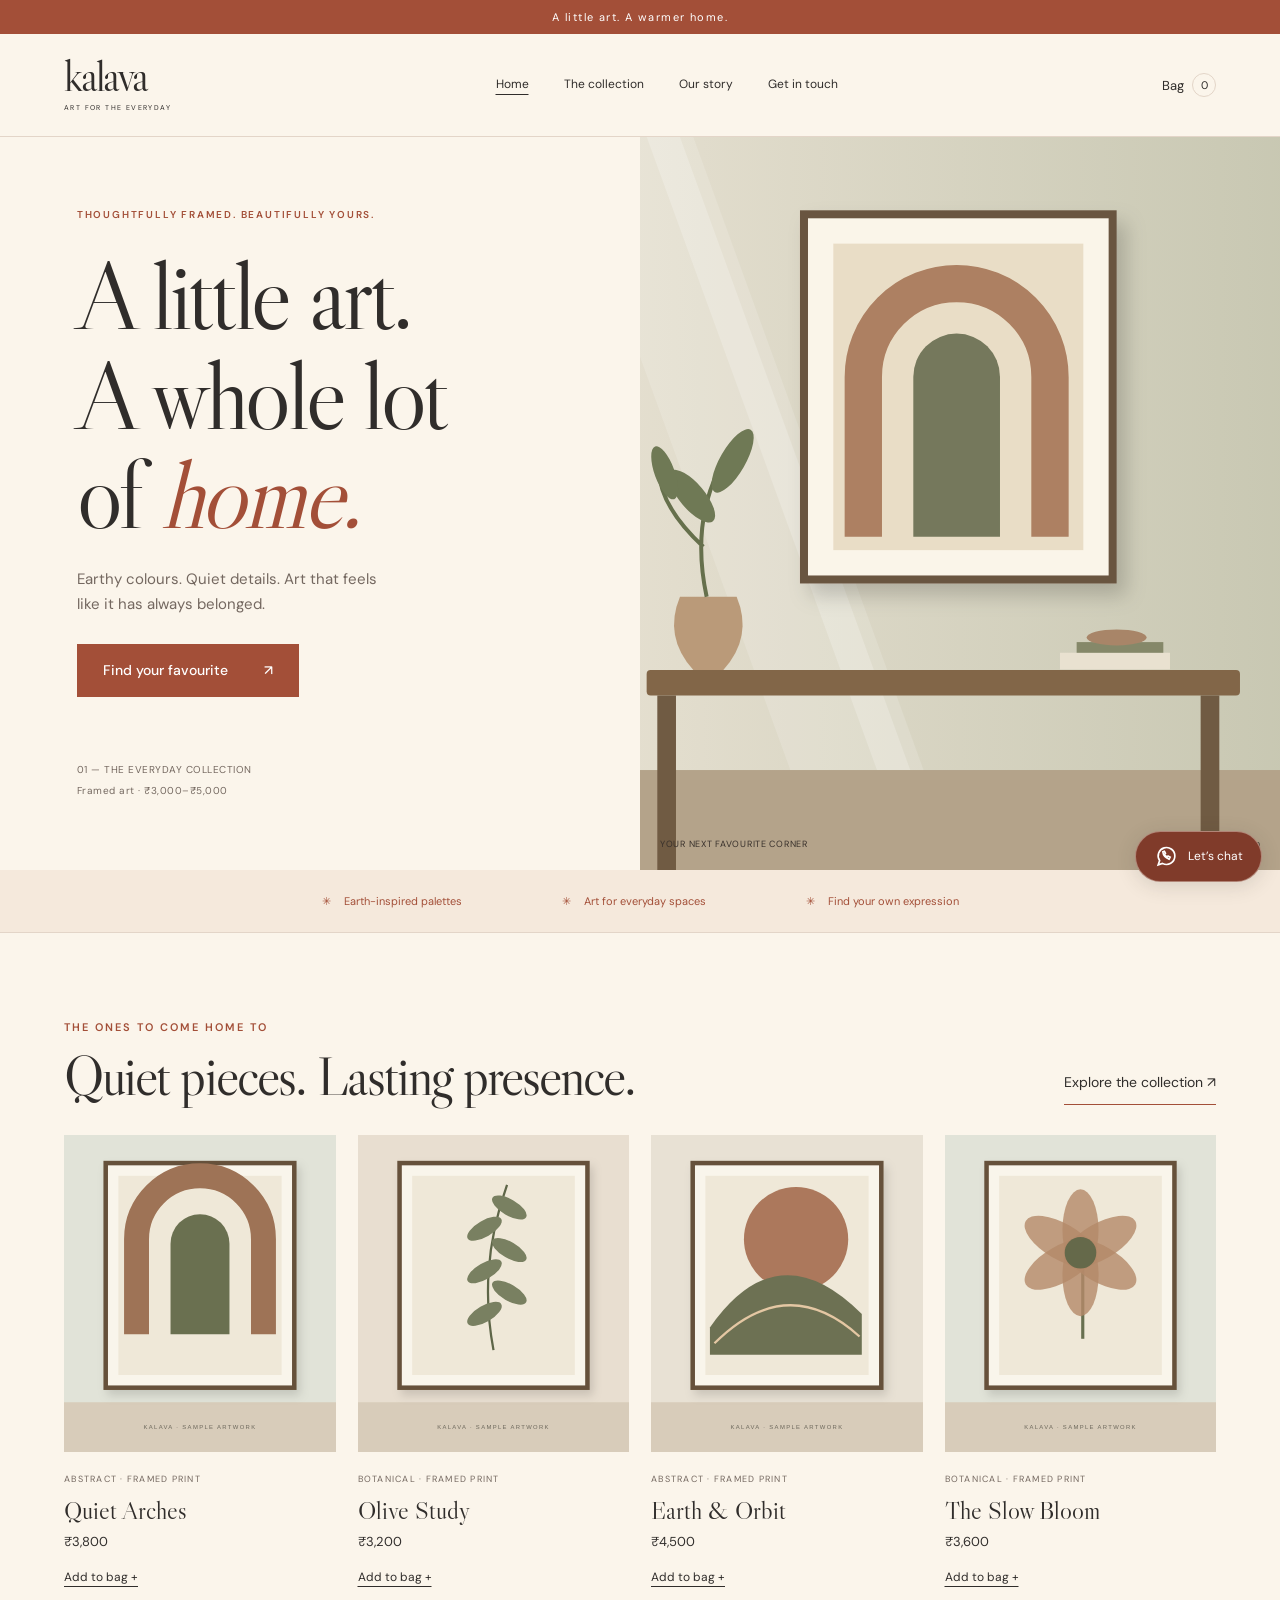
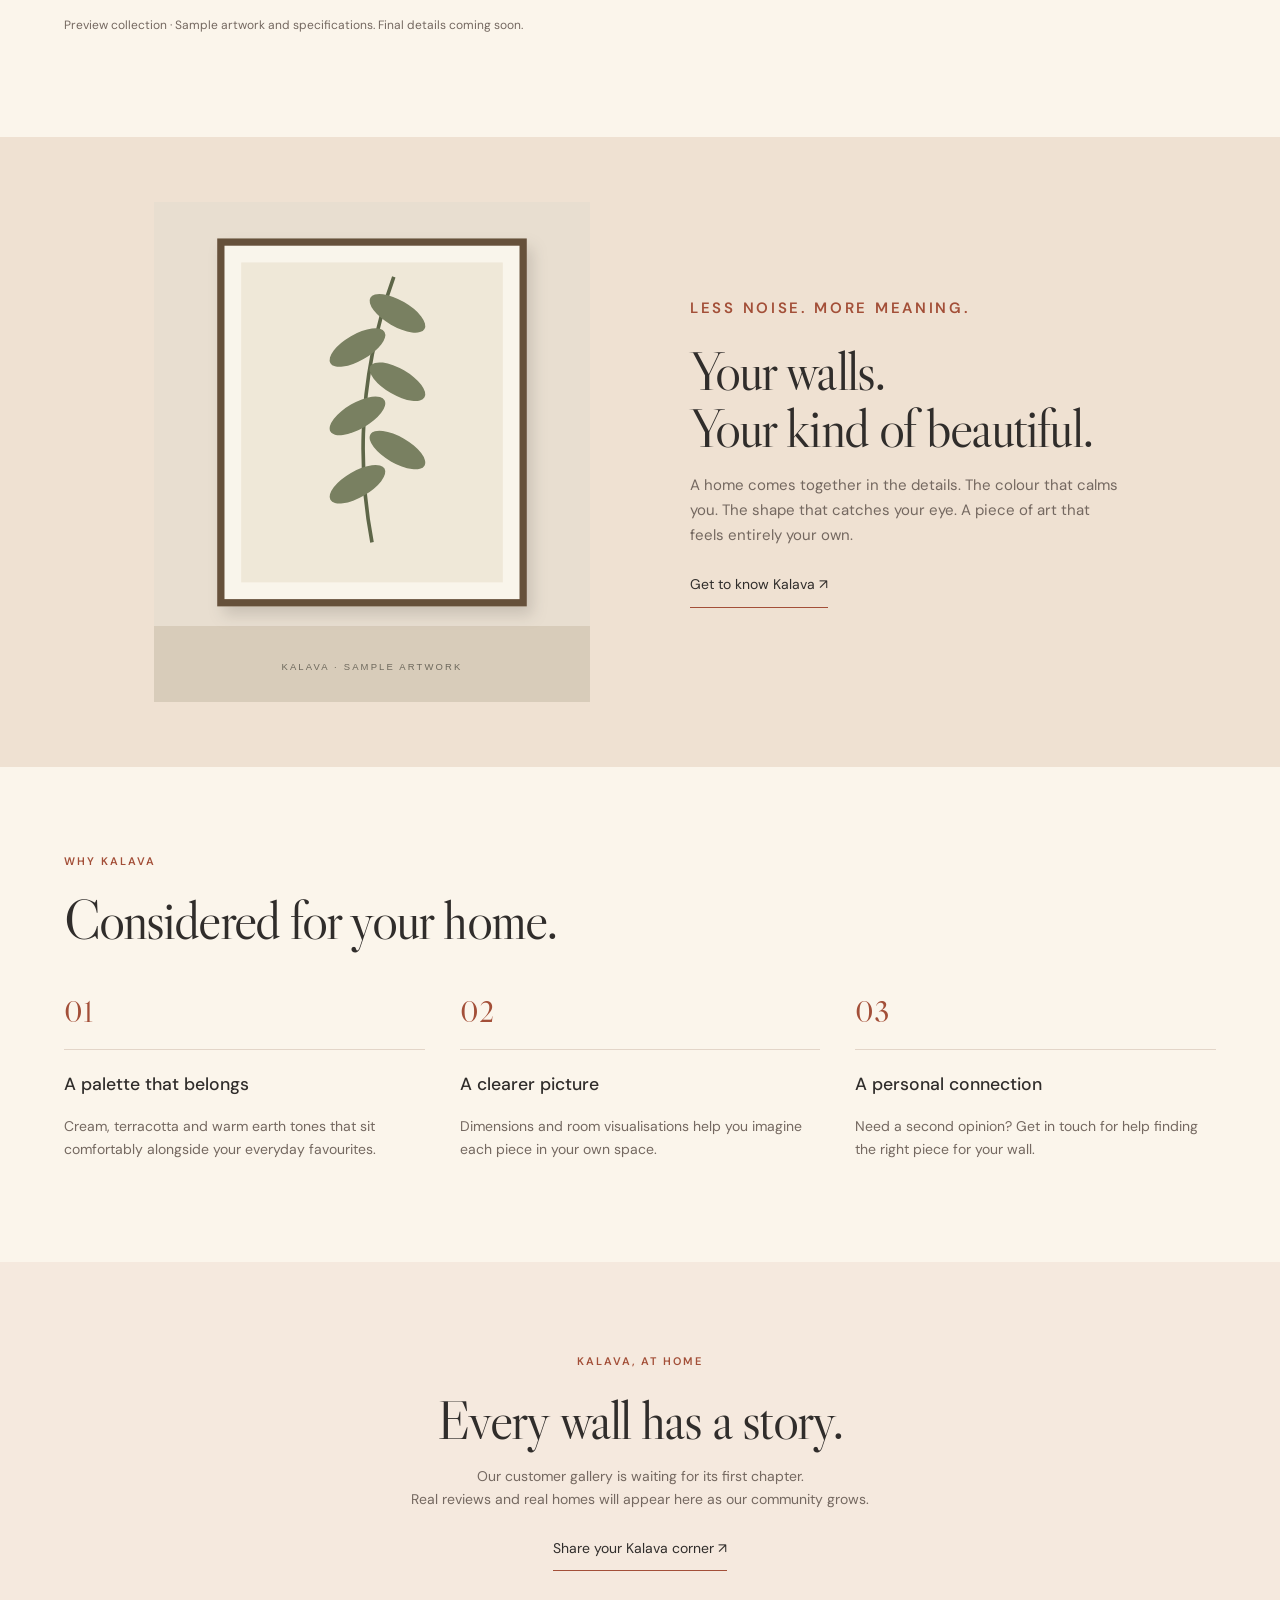
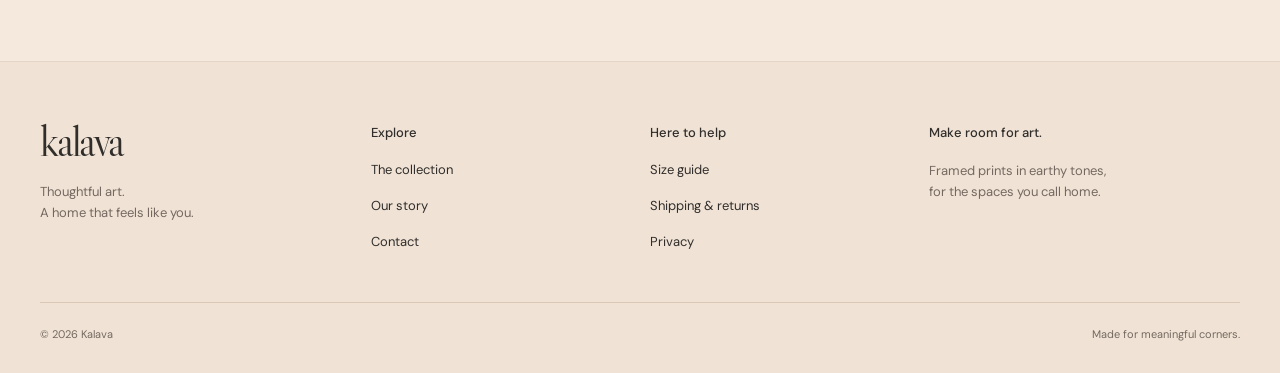
<file: index.html>
<!doctype html>
<html lang="en-IN">
  <head>
    <meta charset="utf-8">
    <meta name="viewport" content="width=device-width, initial-scale=1">
    <title>
      Framed Art for a Warmer Home | Kalava
    </title>
    <meta name="description" content="Discover Kalava’s earthy, thoughtfully styled framed art prints. Explore botanical, abstract and minimal wall décor for your home.">
    <meta property="og:type" content="website">
    <meta property="og:title" content="Framed Art for a Warmer Home | Kalava">
    <meta property="og:description" content="Discover Kalava’s earthy, thoughtfully styled framed art prints. Explore botanical, abstract and minimal wall décor for your home.">
    <meta property="og:url" content="https://kalava-website.pages.dev/">
    <meta property="og:image" content="https://kalava-website.pages.dev/images/hero-share.png">
    <meta property="og:image:alt" content="Interior visualisation of Kalava arch artwork above a wooden console">
    <meta property="og:locale" content="en_IN">
    <meta property="og:site_name" content="Kalava">
    <link rel="canonical" href="https://kalava-website.pages.dev/">
    <link rel="icon" href="images/favicon.svg" type="image/svg+xml">
    <link rel="preconnect" href="https://fonts.googleapis.com">
    <link rel="preconnect" href="https://fonts.gstatic.com" crossorigin>
    <link href="https://fonts.googleapis.com/css2?family=DM+Sans:wght@400;500;600;700&family=Libre+Caslon+Display&display=swap" rel="stylesheet">
    <link rel="stylesheet" href="css/style.css">
    <script src="js/products.js" defer>
    </script>
    <script src="js/main.js" defer>
    </script>
  </head>
  <body>
    <a class="skip-link" href="#main">
      Skip to content
    </a>
    <div class="announcement">
      A little art. A warmer home.
    </div>
    <!-- Shared navigation: keep links consistent across pages. -->
    <header class="header">
      <a class="logo" href="index.html" aria-label="Kalava home">
        kalava
        <span>
          ART FOR THE EVERYDAY
        </span>
      </a>
      <nav id="navigation" aria-label="Main navigation">
        <a href="index.html">
          Home
        </a>
        <a href="shop.html">
          The collection
        </a>
        <a href="about.html">
          Our story
        </a>
        <a href="contact.html">
          Get in touch
        </a>
      </nav>
      <div class="header-actions">
        <a class="cart-link" href="cart.html" aria-label="Shopping bag">
          Bag
          <span data-cart-count>
            0
          </span>
        </a>
        <button class="menu-toggle" aria-expanded="false" aria-controls="navigation" aria-label="Open menu">
          ☰
        </button>
      </div>
    </header>
    <!-- Page content -->
    <main id="main">
      <section class="hero">
        <div class="hero-copy">
          <p class="eyebrow">
            THOUGHTFULLY FRAMED. BEAUTIFULLY YOURS.
          </p>
          <h1>
            A little art.
            <br>
            A whole lot
            <br>
            of
            <em>
              home.
            </em>
          </h1>
          <p>
            Earthy colours. Quiet details. Art that feels like it has always belonged.
          </p>
          <a class="button" href="shop.html">
            Find your favourite
            <span>
              ↗
            </span>
          </a>
          <div class="hero-note">
            <span>
              01 — THE EVERYDAY COLLECTION
            </span>
            <span>
              Framed art · ₹3,000–₹5,000
            </span>
          </div>
        </div>
        <figure class="hero-image">
          <img src="images/hero.svg" alt="Interior visualisation of an earthy arch print above a wooden console with a ceramic vase">
          <figcaption>
            YOUR NEXT FAVOURITE CORNER
            <span>
              Interior visualisation
            </span>
          </figcaption>
        </figure>
      </section>
      <div class="values-strip">
        <span>
          Earth-inspired palettes
        </span>
        <span>
          Art for everyday spaces
        </span>
        <span>
          Find your own expression
        </span>
      </div>
      <section class="section">
        <div class="section-heading">
          <div>
            <p class="eyebrow">
              THE ONES TO COME HOME TO
            </p>
            <h2>
              Quiet pieces. Lasting presence.
            </h2>
          </div>
          <a class="text-link" href="shop.html">
            Explore the collection ↗
          </a>
        </div>
        <div class="product-grid" id="featured-products">
        </div>
        <p class="caption">
          Preview collection · Sample artwork and specifications. Final details coming soon.
        </p>
      </section>
      <section class="story-band">
        <div class="story-art">
          <img src="images/art-2.svg" alt="Olive Study sample botanical framed print" loading="lazy">
        </div>
        <div>
          <p class="eyebrow">
            LESS NOISE. MORE MEANING.
          </p>
          <h2>
            Your walls.
            <br>
            Your kind of beautiful.
          </h2>
          <p>
            A home comes together in the details. The colour that calms you. The shape that catches your eye. A piece of art that feels entirely your own.
          </p>
          <a class="text-link" href="about.html">
            Get to know Kalava ↗
          </a>
        </div>
      </section>
      <section class="section">
        <p class="eyebrow">
          WHY KALAVA
        </p>
        <h2>
          Considered for your home.
        </h2>
        <div class="three-columns">
          <article>
            <span class="feature-number">
              01
            </span>
            <h3>
              A palette that belongs
            </h3>
            <p>
              Cream, terracotta and warm earth tones that sit comfortably alongside your everyday favourites.
            </p>
          </article>
          <article>
            <span class="feature-number">
              02
            </span>
            <h3>
              A clearer picture
            </h3>
            <p>
              Dimensions and room visualisations help you imagine each piece in your own space.
            </p>
          </article>
          <article>
            <span class="feature-number">
              03
            </span>
            <h3>
              A personal connection
            </h3>
            <p>
              Need a second opinion? Get in touch for help finding the right piece for your wall.
            </p>
          </article>
        </div>
      </section>
      <section class="community">
        <p class="eyebrow">
          KALAVA, AT HOME
        </p>
        <h2>
          Every wall has a story.
        </h2>
        <p>
          Our customer gallery is waiting for its first chapter.
          <br>
          Real reviews and real homes will appear here as our community grows.
        </p>
        <a class="text-link" href="contact.html">
          Share your Kalava corner ↗
        </a>
      </section>
    </main>
    <!-- Shared footer and floating contact button -->
    <footer>
      <div class="footer-top">
        <div>
          <a class="logo" href="index.html">
            kalava
          </a>
          <p>
            Thoughtful art.
            <br>
            A home that feels like you.
          </p>
        </div>
        <div>
          <h3>
            Explore
          </h3>
          <a href="shop.html">
            The collection
          </a>
          <a href="about.html">
            Our story
          </a>
          <a href="contact.html">
            Contact
          </a>
        </div>
        <div>
          <h3>
            Here to help
          </h3>
          <a href="product.html?id=1#size-guide">
            Size guide
          </a>
          <a href="policies.html#shipping">
            Shipping & returns
          </a>
          <a href="policies.html#privacy">
            Privacy
          </a>
        </div>
        <div>
          <h3>
            Make room for art.
          </h3>
          <p>
            Framed prints in earthy tones,
            <br>
            for the spaces you call home.
          </p>
        </div>
      </div>
      <div class="footer-bottom">
        <span>
          ©
          <span data-year>
          </span>
          Kalava
        </span>
        <span>
          Made for meaningful corners.
        </span>
      </div>
    </footer>
    <button class="whatsapp-float" data-whatsapp aria-label="Chat with Kalava on WhatsApp">
      <svg viewBox="0 0 24 24" aria-hidden="true">
        <path d="M20 11.6a8 8 0 0 1-11.9 7L4 20l1.4-4.1A8 8 0 1 1 20 11.6Z"/>
        <path d="M8.5 7.5c.5 4 2 5.5 6 7l1-2-2-1-.8 1c-1.2-.7-2-1.5-2.7-2.7l1-.8-1-2Z"/>
      </svg>
      <span>
        Let’s chat
      </span>
    </button>
    <div id="toast" class="toast" role="status" aria-live="polite">
    </div>
    <noscript>
      <p class="notice">
        Please enable JavaScript to view products and use the shopping bag.
      </p>
    </noscript>
  </body>
</html>
</file>
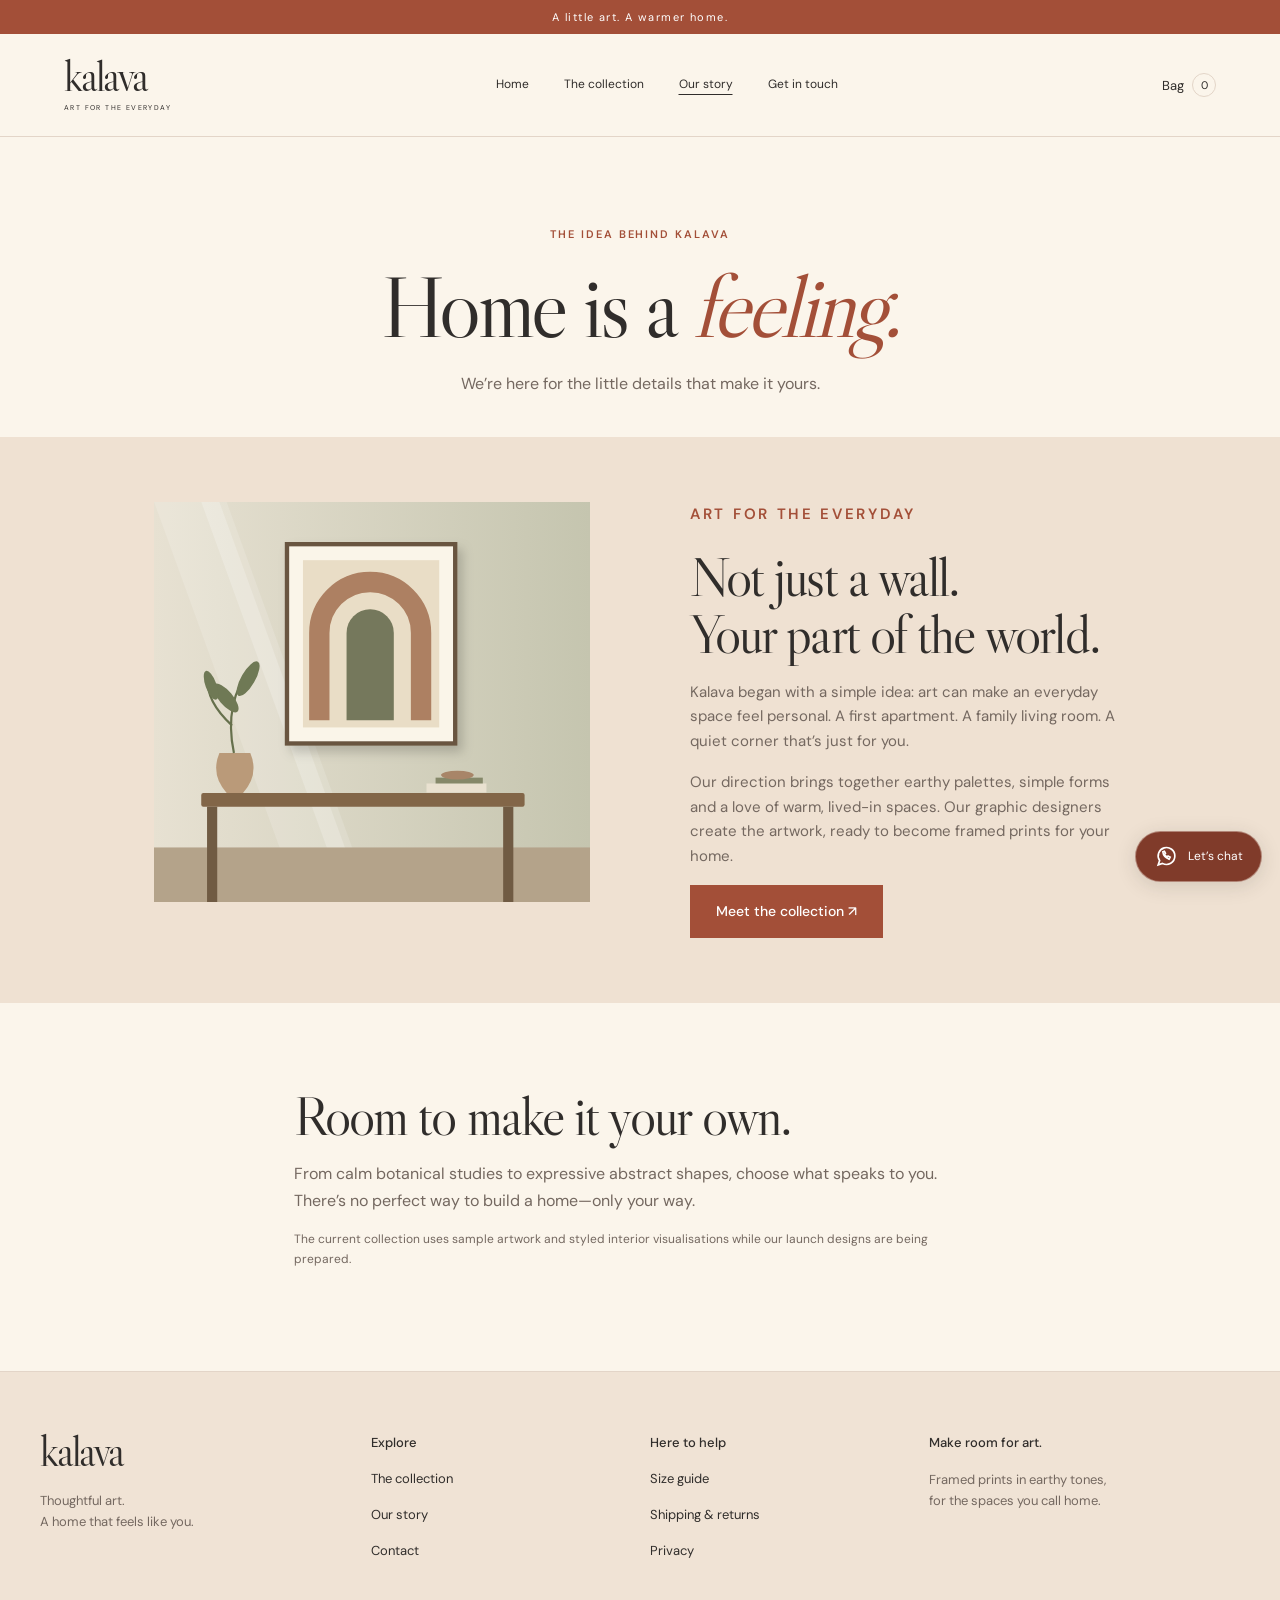
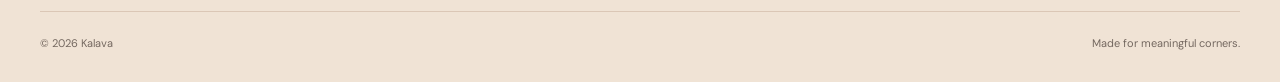
<file: about.html>
<!doctype html>
<html lang="en-IN">
  <head>
    <meta charset="utf-8">
    <meta name="viewport" content="width=device-width, initial-scale=1">
    <title>
      Our Story | Kalava
    </title>
    <meta name="description" content="Meet Kalava: an emerging framed art brand bringing earthy colour, thoughtful shapes and a personal touch to everyday homes.">
    <meta property="og:type" content="website">
    <meta property="og:title" content="Our Story | Kalava">
    <meta property="og:description" content="Meet Kalava: an emerging framed art brand bringing earthy colour, thoughtful shapes and a personal touch to everyday homes.">
    <meta property="og:url" content="https://kalava-website.pages.dev/about.html">
    <meta property="og:image" content="https://kalava-website.pages.dev/images/hero-share.png">
    <meta property="og:image:alt" content="Interior visualisation of Kalava arch artwork above a wooden console">
    <meta property="og:locale" content="en_IN">
    <meta property="og:site_name" content="Kalava">
    <link rel="canonical" href="https://kalava-website.pages.dev/about.html">
    <link rel="icon" href="images/favicon.svg" type="image/svg+xml">
    <link rel="preconnect" href="https://fonts.googleapis.com">
    <link rel="preconnect" href="https://fonts.gstatic.com" crossorigin>
    <link href="https://fonts.googleapis.com/css2?family=DM+Sans:wght@400;500;600;700&family=Libre+Caslon+Display&display=swap" rel="stylesheet">
    <link rel="stylesheet" href="css/style.css">
    <script src="js/products.js" defer>
    </script>
    <script src="js/main.js" defer>
    </script>
  </head>
  <body>
    <a class="skip-link" href="#main">
      Skip to content
    </a>
    <div class="announcement">
      A little art. A warmer home.
    </div>
    <!-- Shared navigation: keep links consistent across pages. -->
    <header class="header">
      <a class="logo" href="index.html" aria-label="Kalava home">
        kalava
        <span>
          ART FOR THE EVERYDAY
        </span>
      </a>
      <nav id="navigation" aria-label="Main navigation">
        <a href="index.html">
          Home
        </a>
        <a href="shop.html">
          The collection
        </a>
        <a href="about.html">
          Our story
        </a>
        <a href="contact.html">
          Get in touch
        </a>
      </nav>
      <div class="header-actions">
        <a class="cart-link" href="cart.html" aria-label="Shopping bag">
          Bag
          <span data-cart-count>
            0
          </span>
        </a>
        <button class="menu-toggle" aria-expanded="false" aria-controls="navigation" aria-label="Open menu">
          ☰
        </button>
      </div>
    </header>
    <!-- Page content -->
    <main id="main">
      <section class="page-intro">
        <p class="eyebrow">
          THE IDEA BEHIND KALAVA
        </p>
        <h1>
          Home is a
          <em>
            feeling.
          </em>
        </h1>
        <p>
          We’re here for the little details that make it yours.
        </p>
      </section>
      <section class="story-band about-story">
        <div class="story-art">
          <img src="images/hero.svg" alt="Interior concept showing Kalava arch artwork above a wooden console">
        </div>
        <div>
          <p class="eyebrow">
            ART FOR THE EVERYDAY
          </p>
          <h2>
            Not just a wall.
            <br>
            Your part of the world.
          </h2>
          <p>
            Kalava began with a simple idea: art can make an everyday space feel personal. A first apartment. A family living room. A quiet corner that’s just for you.
          </p>
          <p>
            Our direction brings together earthy palettes, simple forms and a love of warm, lived-in spaces. Our graphic designers create the artwork, ready to become framed prints for your home.
          </p>
          <a class="button" href="shop.html">
            Meet the collection ↗
          </a>
        </div>
      </section>
      <section class="section narrow">
        <h2>
          Room to make it your own.
        </h2>
        <p>
          From calm botanical studies to expressive abstract shapes, choose what speaks to you. There’s no perfect way to build a home—only your way.
        </p>
        <p class="caption">
          The current collection uses sample artwork and styled interior visualisations while our launch designs are being prepared.
        </p>
      </section>
    </main>
    <!-- Shared footer and floating contact button -->
    <footer>
      <div class="footer-top">
        <div>
          <a class="logo" href="index.html">
            kalava
          </a>
          <p>
            Thoughtful art.
            <br>
            A home that feels like you.
          </p>
        </div>
        <div>
          <h3>
            Explore
          </h3>
          <a href="shop.html">
            The collection
          </a>
          <a href="about.html">
            Our story
          </a>
          <a href="contact.html">
            Contact
          </a>
        </div>
        <div>
          <h3>
            Here to help
          </h3>
          <a href="product.html?id=1#size-guide">
            Size guide
          </a>
          <a href="policies.html#shipping">
            Shipping & returns
          </a>
          <a href="policies.html#privacy">
            Privacy
          </a>
        </div>
        <div>
          <h3>
            Make room for art.
          </h3>
          <p>
            Framed prints in earthy tones,
            <br>
            for the spaces you call home.
          </p>
        </div>
      </div>
      <div class="footer-bottom">
        <span>
          ©
          <span data-year>
          </span>
          Kalava
        </span>
        <span>
          Made for meaningful corners.
        </span>
      </div>
    </footer>
    <button class="whatsapp-float" data-whatsapp aria-label="Chat with Kalava on WhatsApp">
      <svg viewBox="0 0 24 24" aria-hidden="true">
        <path d="M20 11.6a8 8 0 0 1-11.9 7L4 20l1.4-4.1A8 8 0 1 1 20 11.6Z"/>
        <path d="M8.5 7.5c.5 4 2 5.5 6 7l1-2-2-1-.8 1c-1.2-.7-2-1.5-2.7-2.7l1-.8-1-2Z"/>
      </svg>
      <span>
        Let’s chat
      </span>
    </button>
    <div id="toast" class="toast" role="status" aria-live="polite">
    </div>
    <noscript>
      <p class="notice">
        Please enable JavaScript to view products and use the shopping bag.
      </p>
    </noscript>
  </body>
</html>
</file>
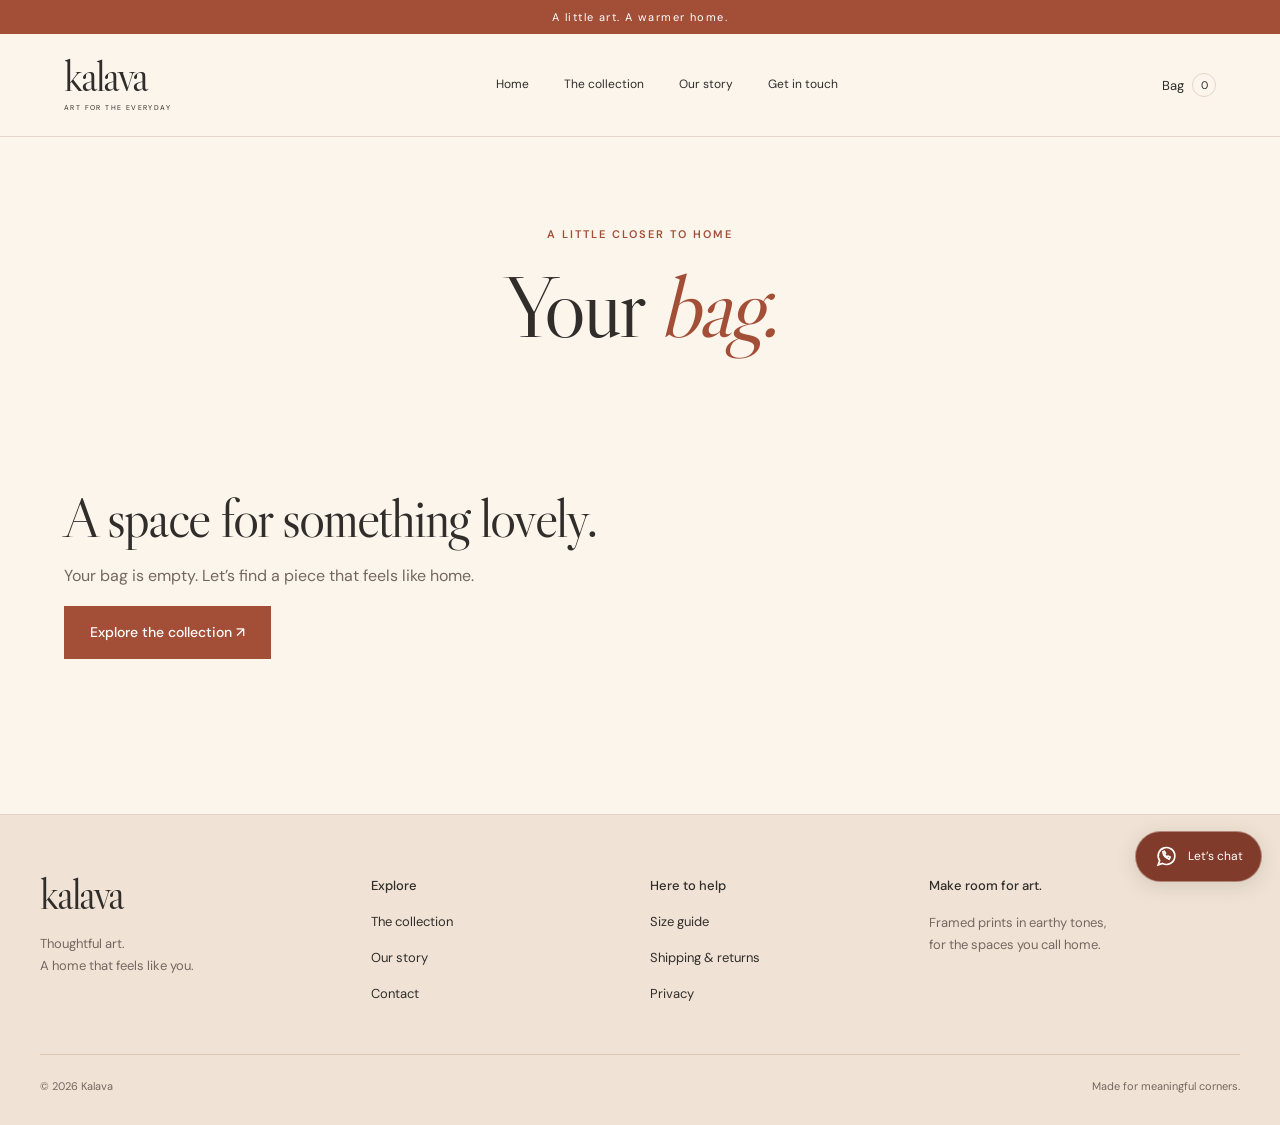
<file: cart.html>
<!doctype html>
<html lang="en-IN">
  <head>
    <meta charset="utf-8">
    <meta name="viewport" content="width=device-width, initial-scale=1">
    <title>
      Your Bag | Kalava
    </title>
    <meta name="description" content="Review your Kalava framed art selection, update quantities and send your order request through WhatsApp.">
    <meta property="og:type" content="website">
    <meta property="og:title" content="Your Bag | Kalava">
    <meta property="og:description" content="Review your Kalava framed art selection, update quantities and send your order request through WhatsApp.">
    <meta property="og:url" content="https://kalava-website.pages.dev/cart.html">
    <meta property="og:image" content="https://kalava-website.pages.dev/images/hero-share.png">
    <meta property="og:image:alt" content="Interior visualisation of Kalava arch artwork above a wooden console">
    <meta property="og:locale" content="en_IN">
    <meta property="og:site_name" content="Kalava">
    <link rel="canonical" href="https://kalava-website.pages.dev/cart.html">
    <link rel="icon" href="images/favicon.svg" type="image/svg+xml">
    <link rel="preconnect" href="https://fonts.googleapis.com">
    <link rel="preconnect" href="https://fonts.gstatic.com" crossorigin>
    <link href="https://fonts.googleapis.com/css2?family=DM+Sans:wght@400;500;600;700&family=Libre+Caslon+Display&display=swap" rel="stylesheet">
    <link rel="stylesheet" href="css/style.css">
    <script src="js/products.js" defer>
    </script>
    <script src="js/main.js" defer>
    </script>
  </head>
  <body>
    <a class="skip-link" href="#main">
      Skip to content
    </a>
    <div class="announcement">
      A little art. A warmer home.
    </div>
    <!-- Shared navigation: keep links consistent across pages. -->
    <header class="header">
      <a class="logo" href="index.html" aria-label="Kalava home">
        kalava
        <span>
          ART FOR THE EVERYDAY
        </span>
      </a>
      <nav id="navigation" aria-label="Main navigation">
        <a href="index.html">
          Home
        </a>
        <a href="shop.html">
          The collection
        </a>
        <a href="about.html">
          Our story
        </a>
        <a href="contact.html">
          Get in touch
        </a>
      </nav>
      <div class="header-actions">
        <a class="cart-link" href="cart.html" aria-label="Shopping bag">
          Bag
          <span data-cart-count>
            0
          </span>
        </a>
        <button class="menu-toggle" aria-expanded="false" aria-controls="navigation" aria-label="Open menu">
          ☰
        </button>
      </div>
    </header>
    <!-- Page content -->
    <main id="main">
      <section class="page-intro">
        <p class="eyebrow">
          A LITTLE CLOSER TO HOME
        </p>
        <h1>
          Your
          <em>
            bag.
          </em>
        </h1>
      </section>
      <section class="section cart-layout">
        <div id="cart-items">
        </div>
        <aside id="cart-summary">
        </aside>
      </section>
      <section class="section checkout-section" id="checkout" hidden>
        <div>
          <p class="eyebrow">
            THE FINAL DETAILS
          </p>
          <h2>
            Let’s make it yours.
          </h2>
          <p>
            Send your selection to Kalava on WhatsApp. We’ll confirm product details, availability, delivery charges and the final amount before you pay.
          </p>
          <p class="notice">
            This is an order request, not a confirmed purchase. Sending a message does not process a payment.
          </p>
          <div class="upi-panel">
            <h3>
              Pay with UPI
            </h3>
            <p>
              Pay only after Kalava confirms your order and total.
            </p>
            <img id="upi-qr" src="images/upi-placeholder.svg" alt="Placeholder for Kalava’s UPI QR code; not a scannable payment code" width="160" height="160">
            <p id="upi-id">
              UPI ID: to be added
            </p>
            <a class="text-link" id="upi-link" hidden>
              Open UPI app ↗
            </a>
          </div>
        </div>
        <form id="checkout-form">
          <label for="customer-name">
            Full name
          </label>
          <input id="customer-name" name="name" autocomplete="name" maxlength="100" required>
          <label for="customer-phone">
            Mobile number
          </label>
          <input id="customer-phone" name="phone" type="tel" autocomplete="tel" inputmode="tel" pattern="[+0-9 ()-]{10,18}" maxlength="18" required>
          <label for="customer-address">
            Full delivery address, including PIN code
          </label>
          <textarea id="customer-address" name="address" autocomplete="street-address" minlength="15" maxlength="600" rows="4" required>
          </textarea>
          <p class="caption">
            Your details will be included in the WhatsApp message.
            <a href="policies.html#privacy">
              Privacy information
            </a>
          </p>
          <button type="submit" class="button">
            Send order on WhatsApp ↗
          </button>
          <p id="checkout-status" role="status" class="form-status">
          </p>
        </form>
      </section>
    </main>
    <!-- Shared footer and floating contact button -->
    <footer>
      <div class="footer-top">
        <div>
          <a class="logo" href="index.html">
            kalava
          </a>
          <p>
            Thoughtful art.
            <br>
            A home that feels like you.
          </p>
        </div>
        <div>
          <h3>
            Explore
          </h3>
          <a href="shop.html">
            The collection
          </a>
          <a href="about.html">
            Our story
          </a>
          <a href="contact.html">
            Contact
          </a>
        </div>
        <div>
          <h3>
            Here to help
          </h3>
          <a href="product.html?id=1#size-guide">
            Size guide
          </a>
          <a href="policies.html#shipping">
            Shipping & returns
          </a>
          <a href="policies.html#privacy">
            Privacy
          </a>
        </div>
        <div>
          <h3>
            Make room for art.
          </h3>
          <p>
            Framed prints in earthy tones,
            <br>
            for the spaces you call home.
          </p>
        </div>
      </div>
      <div class="footer-bottom">
        <span>
          ©
          <span data-year>
          </span>
          Kalava
        </span>
        <span>
          Made for meaningful corners.
        </span>
      </div>
    </footer>
    <button class="whatsapp-float" data-whatsapp aria-label="Chat with Kalava on WhatsApp">
      <svg viewBox="0 0 24 24" aria-hidden="true">
        <path d="M20 11.6a8 8 0 0 1-11.9 7L4 20l1.4-4.1A8 8 0 1 1 20 11.6Z"/>
        <path d="M8.5 7.5c.5 4 2 5.5 6 7l1-2-2-1-.8 1c-1.2-.7-2-1.5-2.7-2.7l1-.8-1-2Z"/>
      </svg>
      <span>
        Let’s chat
      </span>
    </button>
    <div id="toast" class="toast" role="status" aria-live="polite">
    </div>
    <noscript>
      <p class="notice">
        Please enable JavaScript to view products and use the shopping bag.
      </p>
    </noscript>
  </body>
</html>
</file>
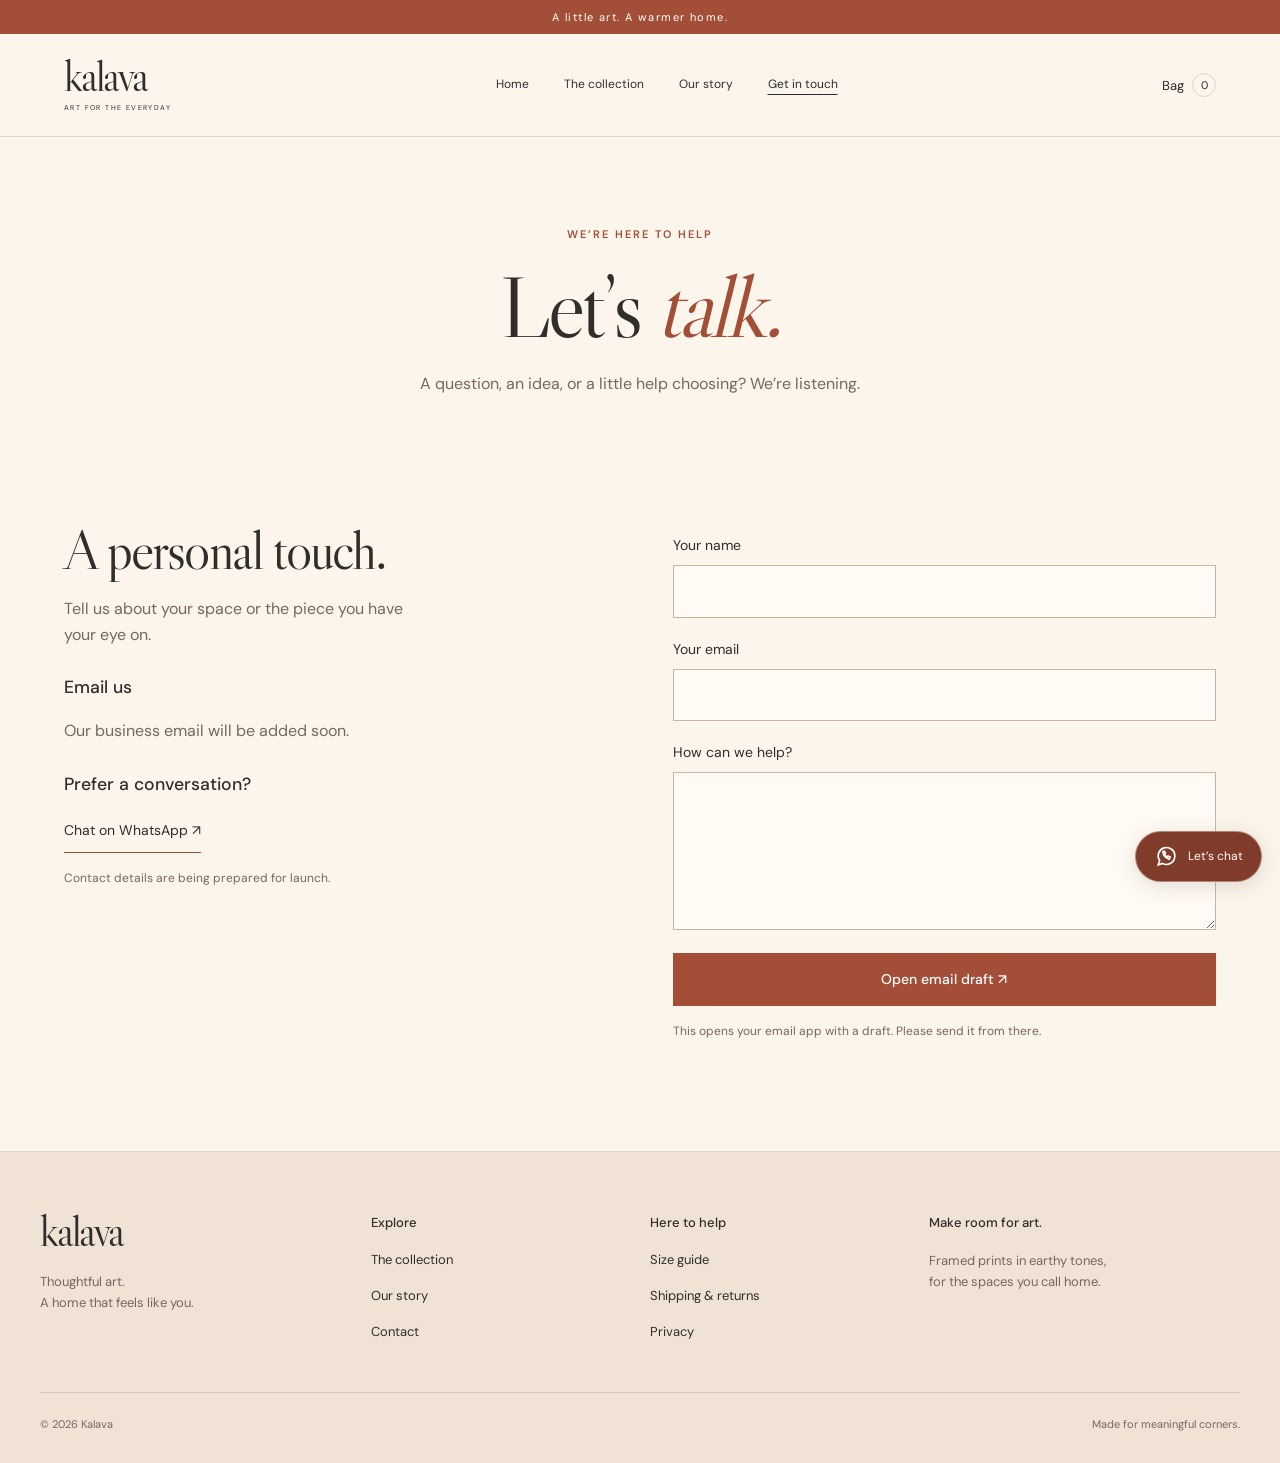
<file: contact.html>
<!doctype html>
<html lang="en-IN">
  <head>
    <meta charset="utf-8">
    <meta name="viewport" content="width=device-width, initial-scale=1">
    <title>
      Contact Kalava | Kalava
    </title>
    <meta name="description" content="Get in touch with Kalava for help choosing framed wall art, product questions or order enquiries.">
    <meta property="og:type" content="website">
    <meta property="og:title" content="Contact Kalava | Kalava">
    <meta property="og:description" content="Get in touch with Kalava for help choosing framed wall art, product questions or order enquiries.">
    <meta property="og:url" content="https://kalava-website.pages.dev/contact.html">
    <meta property="og:image" content="https://kalava-website.pages.dev/images/hero-share.png">
    <meta property="og:image:alt" content="Interior visualisation of Kalava arch artwork above a wooden console">
    <meta property="og:locale" content="en_IN">
    <meta property="og:site_name" content="Kalava">
    <link rel="canonical" href="https://kalava-website.pages.dev/contact.html">
    <link rel="icon" href="images/favicon.svg" type="image/svg+xml">
    <link rel="preconnect" href="https://fonts.googleapis.com">
    <link rel="preconnect" href="https://fonts.gstatic.com" crossorigin>
    <link href="https://fonts.googleapis.com/css2?family=DM+Sans:wght@400;500;600;700&family=Libre+Caslon+Display&display=swap" rel="stylesheet">
    <link rel="stylesheet" href="css/style.css">
    <script src="js/products.js" defer>
    </script>
    <script src="js/main.js" defer>
    </script>
  </head>
  <body>
    <a class="skip-link" href="#main">
      Skip to content
    </a>
    <div class="announcement">
      A little art. A warmer home.
    </div>
    <!-- Shared navigation: keep links consistent across pages. -->
    <header class="header">
      <a class="logo" href="index.html" aria-label="Kalava home">
        kalava
        <span>
          ART FOR THE EVERYDAY
        </span>
      </a>
      <nav id="navigation" aria-label="Main navigation">
        <a href="index.html">
          Home
        </a>
        <a href="shop.html">
          The collection
        </a>
        <a href="about.html">
          Our story
        </a>
        <a href="contact.html">
          Get in touch
        </a>
      </nav>
      <div class="header-actions">
        <a class="cart-link" href="cart.html" aria-label="Shopping bag">
          Bag
          <span data-cart-count>
            0
          </span>
        </a>
        <button class="menu-toggle" aria-expanded="false" aria-controls="navigation" aria-label="Open menu">
          ☰
        </button>
      </div>
    </header>
    <!-- Page content -->
    <main id="main">
      <section class="page-intro">
        <p class="eyebrow">
          WE’RE HERE TO HELP
        </p>
        <h1>
          Let’s
          <em>
            talk.
          </em>
        </h1>
        <p>
          A question, an idea, or a little help choosing? We’re listening.
        </p>
      </section>
      <section class="section contact-layout">
        <div>
          <h2>
            A personal touch.
          </h2>
          <p>
            Tell us about your space or the piece you have your eye on.
          </p>
          <h3>
            Email us
          </h3>
          <p id="contact-email">
            Our business email will be added soon.
          </p>
          <h3>
            Prefer a conversation?
          </h3>
          <button class="text-link" data-whatsapp>
            Chat on WhatsApp ↗
          </button>
          <p class="caption">
            Contact details are being prepared for launch.
          </p>
        </div>
        <form id="contact-form">
          <label for="contact-name">
            Your name
          </label>
          <input id="contact-name" name="name" autocomplete="name" required maxlength="100">
          <label for="contact-email-input">
            Your email
          </label>
          <input id="contact-email-input" name="email" type="email" autocomplete="email" required maxlength="150">
          <label for="contact-message">
            How can we help?
          </label>
          <textarea id="contact-message" name="message" rows="5" maxlength="2000" required>
          </textarea>
          <button class="button" type="submit">
            Open email draft ↗
          </button>
          <p class="caption">
            This opens your email app with a draft. Please send it from there.
          </p>
          <p id="contact-status" class="form-status" role="status">
          </p>
        </form>
      </section>
    </main>
    <!-- Shared footer and floating contact button -->
    <footer>
      <div class="footer-top">
        <div>
          <a class="logo" href="index.html">
            kalava
          </a>
          <p>
            Thoughtful art.
            <br>
            A home that feels like you.
          </p>
        </div>
        <div>
          <h3>
            Explore
          </h3>
          <a href="shop.html">
            The collection
          </a>
          <a href="about.html">
            Our story
          </a>
          <a href="contact.html">
            Contact
          </a>
        </div>
        <div>
          <h3>
            Here to help
          </h3>
          <a href="product.html?id=1#size-guide">
            Size guide
          </a>
          <a href="policies.html#shipping">
            Shipping & returns
          </a>
          <a href="policies.html#privacy">
            Privacy
          </a>
        </div>
        <div>
          <h3>
            Make room for art.
          </h3>
          <p>
            Framed prints in earthy tones,
            <br>
            for the spaces you call home.
          </p>
        </div>
      </div>
      <div class="footer-bottom">
        <span>
          ©
          <span data-year>
          </span>
          Kalava
        </span>
        <span>
          Made for meaningful corners.
        </span>
      </div>
    </footer>
    <button class="whatsapp-float" data-whatsapp aria-label="Chat with Kalava on WhatsApp">
      <svg viewBox="0 0 24 24" aria-hidden="true">
        <path d="M20 11.6a8 8 0 0 1-11.9 7L4 20l1.4-4.1A8 8 0 1 1 20 11.6Z"/>
        <path d="M8.5 7.5c.5 4 2 5.5 6 7l1-2-2-1-.8 1c-1.2-.7-2-1.5-2.7-2.7l1-.8-1-2Z"/>
      </svg>
      <span>
        Let’s chat
      </span>
    </button>
    <div id="toast" class="toast" role="status" aria-live="polite">
    </div>
    <noscript>
      <p class="notice">
        Please enable JavaScript to view products and use the shopping bag.
      </p>
    </noscript>
  </body>
</html>
</file>
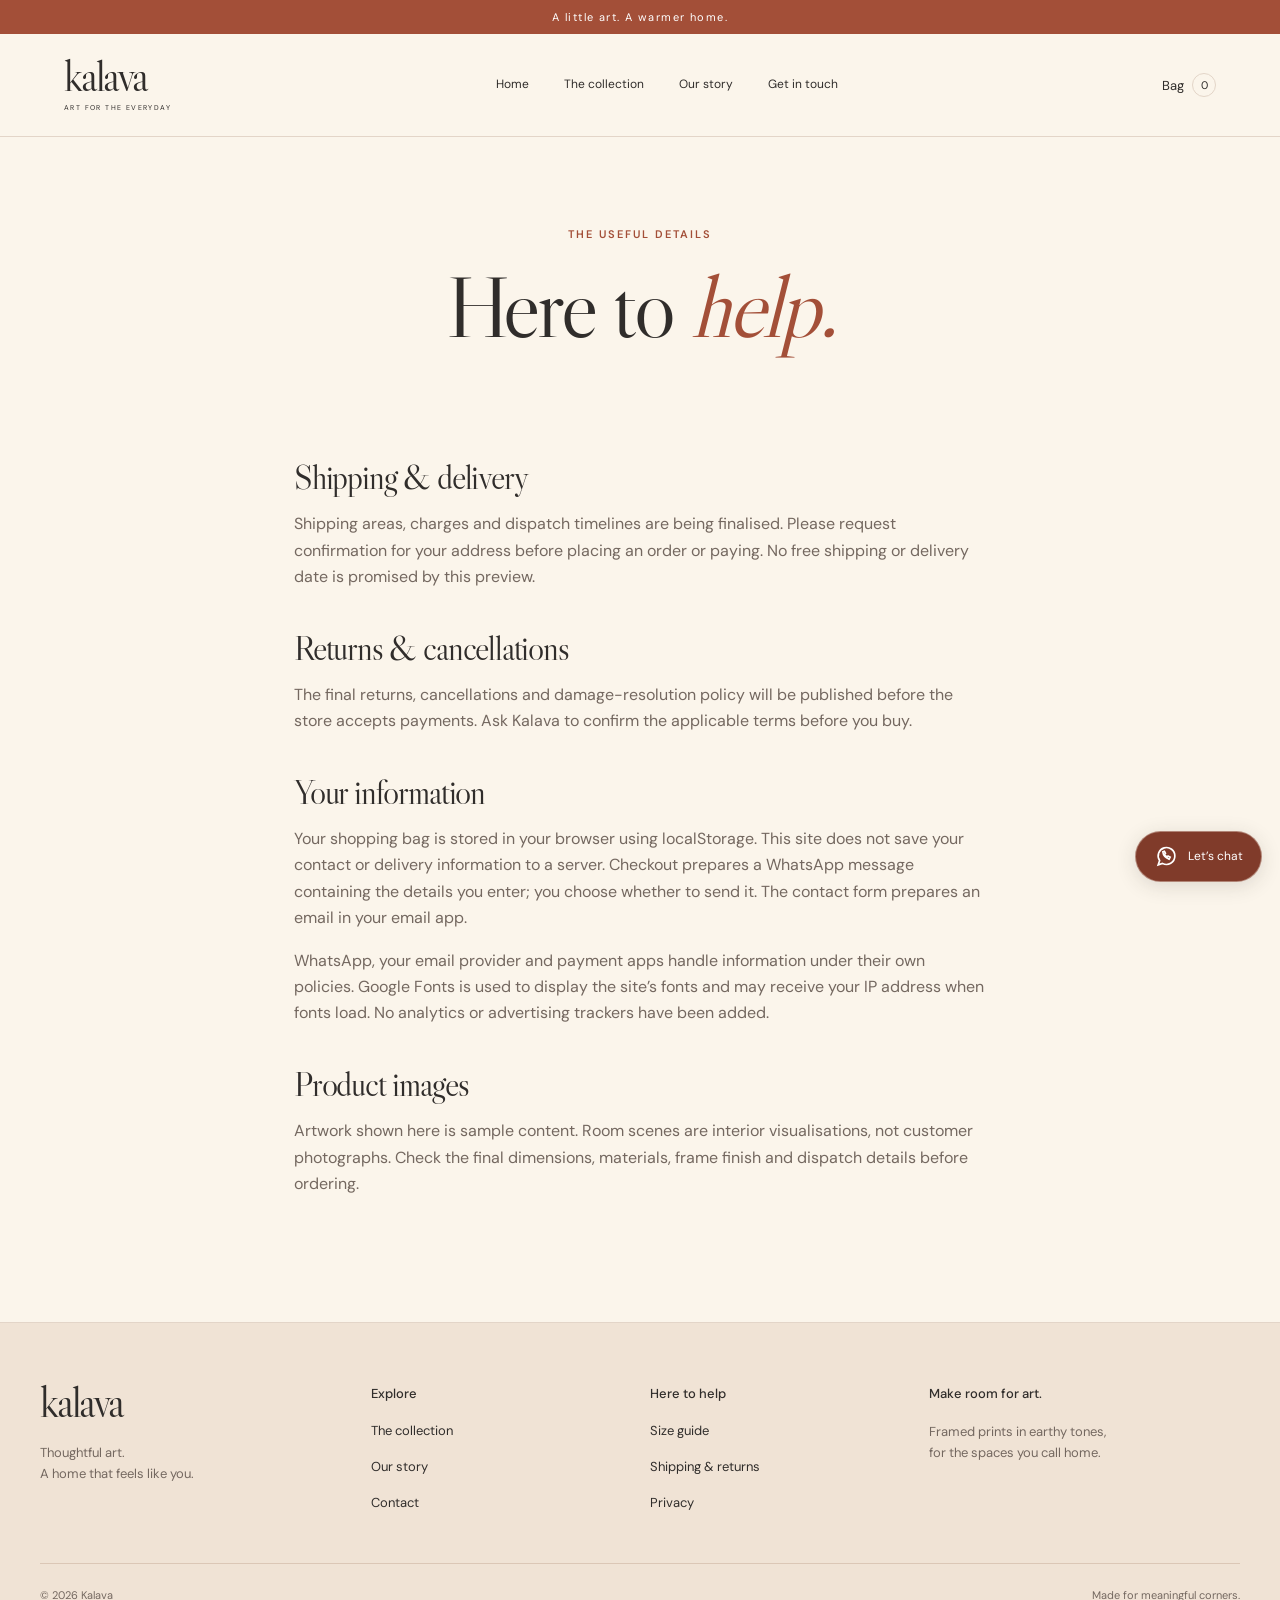
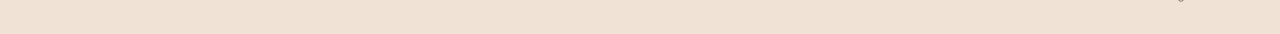
<file: policies.html>
<!doctype html>
<html lang="en-IN">
  <head>
    <meta charset="utf-8">
    <meta name="viewport" content="width=device-width, initial-scale=1">
    <title>
      Shipping, Returns & Privacy | Kalava
    </title>
    <meta name="description" content="Read Kalava’s launch information about delivery, returns, order requests and how this static storefront handles your information.">
    <meta property="og:type" content="website">
    <meta property="og:title" content="Shipping, Returns & Privacy | Kalava">
    <meta property="og:description" content="Read Kalava’s launch information about delivery, returns, order requests and how this static storefront handles your information.">
    <meta property="og:url" content="https://kalava-website.pages.dev/policies.html">
    <meta property="og:image" content="https://kalava-website.pages.dev/images/hero-share.png">
    <meta property="og:image:alt" content="Interior visualisation of Kalava arch artwork above a wooden console">
    <meta property="og:locale" content="en_IN">
    <meta property="og:site_name" content="Kalava">
    <link rel="canonical" href="https://kalava-website.pages.dev/policies.html">
    <link rel="icon" href="images/favicon.svg" type="image/svg+xml">
    <link rel="preconnect" href="https://fonts.googleapis.com">
    <link rel="preconnect" href="https://fonts.gstatic.com" crossorigin>
    <link href="https://fonts.googleapis.com/css2?family=DM+Sans:wght@400;500;600;700&family=Libre+Caslon+Display&display=swap" rel="stylesheet">
    <link rel="stylesheet" href="css/style.css">
    <script src="js/products.js" defer>
    </script>
    <script src="js/main.js" defer>
    </script>
  </head>
  <body>
    <a class="skip-link" href="#main">
      Skip to content
    </a>
    <div class="announcement">
      A little art. A warmer home.
    </div>
    <!-- Shared navigation: keep links consistent across pages. -->
    <header class="header">
      <a class="logo" href="index.html" aria-label="Kalava home">
        kalava
        <span>
          ART FOR THE EVERYDAY
        </span>
      </a>
      <nav id="navigation" aria-label="Main navigation">
        <a href="index.html">
          Home
        </a>
        <a href="shop.html">
          The collection
        </a>
        <a href="about.html">
          Our story
        </a>
        <a href="contact.html">
          Get in touch
        </a>
      </nav>
      <div class="header-actions">
        <a class="cart-link" href="cart.html" aria-label="Shopping bag">
          Bag
          <span data-cart-count>
            0
          </span>
        </a>
        <button class="menu-toggle" aria-expanded="false" aria-controls="navigation" aria-label="Open menu">
          ☰
        </button>
      </div>
    </header>
    <!-- Page content -->
    <main id="main">
      <section class="page-intro">
        <p class="eyebrow">
          THE USEFUL DETAILS
        </p>
        <h1>
          Here to
          <em>
            help.
          </em>
        </h1>
      </section>
      <section class="section narrow">
        <article id="shipping">
          <h2>
            Shipping & delivery
          </h2>
          <p>
            Shipping areas, charges and dispatch timelines are being finalised. Please request confirmation for your address before placing an order or paying. No free shipping or delivery date is promised by this preview.
          </p>
        </article>
        <article id="returns">
          <h2>
            Returns & cancellations
          </h2>
          <p>
            The final returns, cancellations and damage-resolution policy will be published before the store accepts payments. Ask Kalava to confirm the applicable terms before you buy.
          </p>
        </article>
        <article id="privacy">
          <h2>
            Your information
          </h2>
          <p>
            Your shopping bag is stored in your browser using localStorage. This site does not save your contact or delivery information to a server. Checkout prepares a WhatsApp message containing the details you enter; you choose whether to send it. The contact form prepares an email in your email app.
          </p>
          <p>
            WhatsApp, your email provider and payment apps handle information under their own policies. Google Fonts is used to display the site’s fonts and may receive your IP address when fonts load. No analytics or advertising trackers have been added.
          </p>
        </article>
        <article>
          <h2>
            Product images
          </h2>
          <p>
            Artwork shown here is sample content. Room scenes are interior visualisations, not customer photographs. Check the final dimensions, materials, frame finish and dispatch details before ordering.
          </p>
        </article>
      </section>
    </main>
    <!-- Shared footer and floating contact button -->
    <footer>
      <div class="footer-top">
        <div>
          <a class="logo" href="index.html">
            kalava
          </a>
          <p>
            Thoughtful art.
            <br>
            A home that feels like you.
          </p>
        </div>
        <div>
          <h3>
            Explore
          </h3>
          <a href="shop.html">
            The collection
          </a>
          <a href="about.html">
            Our story
          </a>
          <a href="contact.html">
            Contact
          </a>
        </div>
        <div>
          <h3>
            Here to help
          </h3>
          <a href="product.html?id=1#size-guide">
            Size guide
          </a>
          <a href="policies.html#shipping">
            Shipping & returns
          </a>
          <a href="policies.html#privacy">
            Privacy
          </a>
        </div>
        <div>
          <h3>
            Make room for art.
          </h3>
          <p>
            Framed prints in earthy tones,
            <br>
            for the spaces you call home.
          </p>
        </div>
      </div>
      <div class="footer-bottom">
        <span>
          ©
          <span data-year>
          </span>
          Kalava
        </span>
        <span>
          Made for meaningful corners.
        </span>
      </div>
    </footer>
    <button class="whatsapp-float" data-whatsapp aria-label="Chat with Kalava on WhatsApp">
      <svg viewBox="0 0 24 24" aria-hidden="true">
        <path d="M20 11.6a8 8 0 0 1-11.9 7L4 20l1.4-4.1A8 8 0 1 1 20 11.6Z"/>
        <path d="M8.5 7.5c.5 4 2 5.5 6 7l1-2-2-1-.8 1c-1.2-.7-2-1.5-2.7-2.7l1-.8-1-2Z"/>
      </svg>
      <span>
        Let’s chat
      </span>
    </button>
    <div id="toast" class="toast" role="status" aria-live="polite">
    </div>
    <noscript>
      <p class="notice">
        Please enable JavaScript to view products and use the shopping bag.
      </p>
    </noscript>
  </body>
</html>
</file>
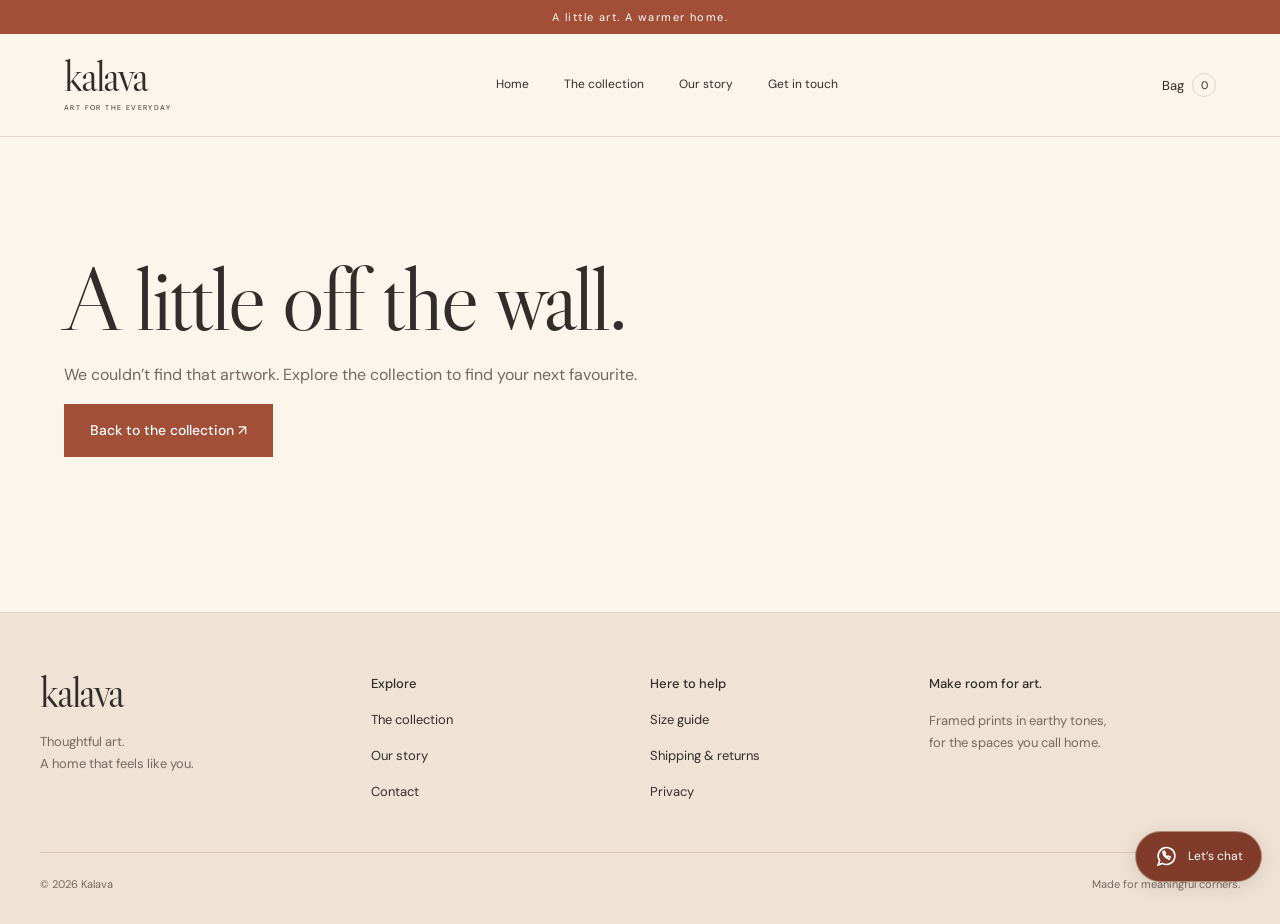
<file: product.html>
<!doctype html>
<html lang="en-IN">
  <head>
    <meta charset="utf-8">
    <meta name="viewport" content="width=device-width, initial-scale=1">
    <title>
      Framed Art Details | Kalava
    </title>
    <meta name="description" content="Explore the dimensions, styling and details of Kalava framed art. Choose a piece for your home and add it to your bag.">
    <meta property="og:type" content="website">
    <meta property="og:title" content="Framed Art Details | Kalava">
    <meta property="og:description" content="Explore the dimensions, styling and details of Kalava framed art. Choose a piece for your home and add it to your bag.">
    <meta property="og:url" content="https://kalava-website.pages.dev/product.html">
    <meta property="og:image" content="https://kalava-website.pages.dev/images/hero-share.png">
    <meta property="og:image:alt" content="Interior visualisation of Kalava arch artwork above a wooden console">
    <meta property="og:locale" content="en_IN">
    <meta property="og:site_name" content="Kalava">
    <link rel="canonical" href="https://kalava-website.pages.dev/product.html">
    <link rel="icon" href="images/favicon.svg" type="image/svg+xml">
    <link rel="preconnect" href="https://fonts.googleapis.com">
    <link rel="preconnect" href="https://fonts.gstatic.com" crossorigin>
    <link href="https://fonts.googleapis.com/css2?family=DM+Sans:wght@400;500;600;700&family=Libre+Caslon+Display&display=swap" rel="stylesheet">
    <link rel="stylesheet" href="css/style.css">
    <script src="js/products.js" defer>
    </script>
    <script src="js/main.js" defer>
    </script>
  </head>
  <body>
    <a class="skip-link" href="#main">
      Skip to content
    </a>
    <div class="announcement">
      A little art. A warmer home.
    </div>
    <!-- Shared navigation: keep links consistent across pages. -->
    <header class="header">
      <a class="logo" href="index.html" aria-label="Kalava home">
        kalava
        <span>
          ART FOR THE EVERYDAY
        </span>
      </a>
      <nav id="navigation" aria-label="Main navigation">
        <a href="index.html">
          Home
        </a>
        <a href="shop.html">
          The collection
        </a>
        <a href="about.html">
          Our story
        </a>
        <a href="contact.html">
          Get in touch
        </a>
      </nav>
      <div class="header-actions">
        <a class="cart-link" href="cart.html" aria-label="Shopping bag">
          Bag
          <span data-cart-count>
            0
          </span>
        </a>
        <button class="menu-toggle" aria-expanded="false" aria-controls="navigation" aria-label="Open menu">
          ☰
        </button>
      </div>
    </header>
    <!-- Page content -->
    <main id="main">
      <section class="section" id="product-detail">
      </section>
    </main>
    <!-- Shared footer and floating contact button -->
    <footer>
      <div class="footer-top">
        <div>
          <a class="logo" href="index.html">
            kalava
          </a>
          <p>
            Thoughtful art.
            <br>
            A home that feels like you.
          </p>
        </div>
        <div>
          <h3>
            Explore
          </h3>
          <a href="shop.html">
            The collection
          </a>
          <a href="about.html">
            Our story
          </a>
          <a href="contact.html">
            Contact
          </a>
        </div>
        <div>
          <h3>
            Here to help
          </h3>
          <a href="product.html?id=1#size-guide">
            Size guide
          </a>
          <a href="policies.html#shipping">
            Shipping & returns
          </a>
          <a href="policies.html#privacy">
            Privacy
          </a>
        </div>
        <div>
          <h3>
            Make room for art.
          </h3>
          <p>
            Framed prints in earthy tones,
            <br>
            for the spaces you call home.
          </p>
        </div>
      </div>
      <div class="footer-bottom">
        <span>
          ©
          <span data-year>
          </span>
          Kalava
        </span>
        <span>
          Made for meaningful corners.
        </span>
      </div>
    </footer>
    <button class="whatsapp-float" data-whatsapp aria-label="Chat with Kalava on WhatsApp">
      <svg viewBox="0 0 24 24" aria-hidden="true">
        <path d="M20 11.6a8 8 0 0 1-11.9 7L4 20l1.4-4.1A8 8 0 1 1 20 11.6Z"/>
        <path d="M8.5 7.5c.5 4 2 5.5 6 7l1-2-2-1-.8 1c-1.2-.7-2-1.5-2.7-2.7l1-.8-1-2Z"/>
      </svg>
      <span>
        Let’s chat
      </span>
    </button>
    <div id="toast" class="toast" role="status" aria-live="polite">
    </div>
    <noscript>
      <p class="notice">
        Please enable JavaScript to view products and use the shopping bag.
      </p>
    </noscript>
  </body>
</html>
</file>
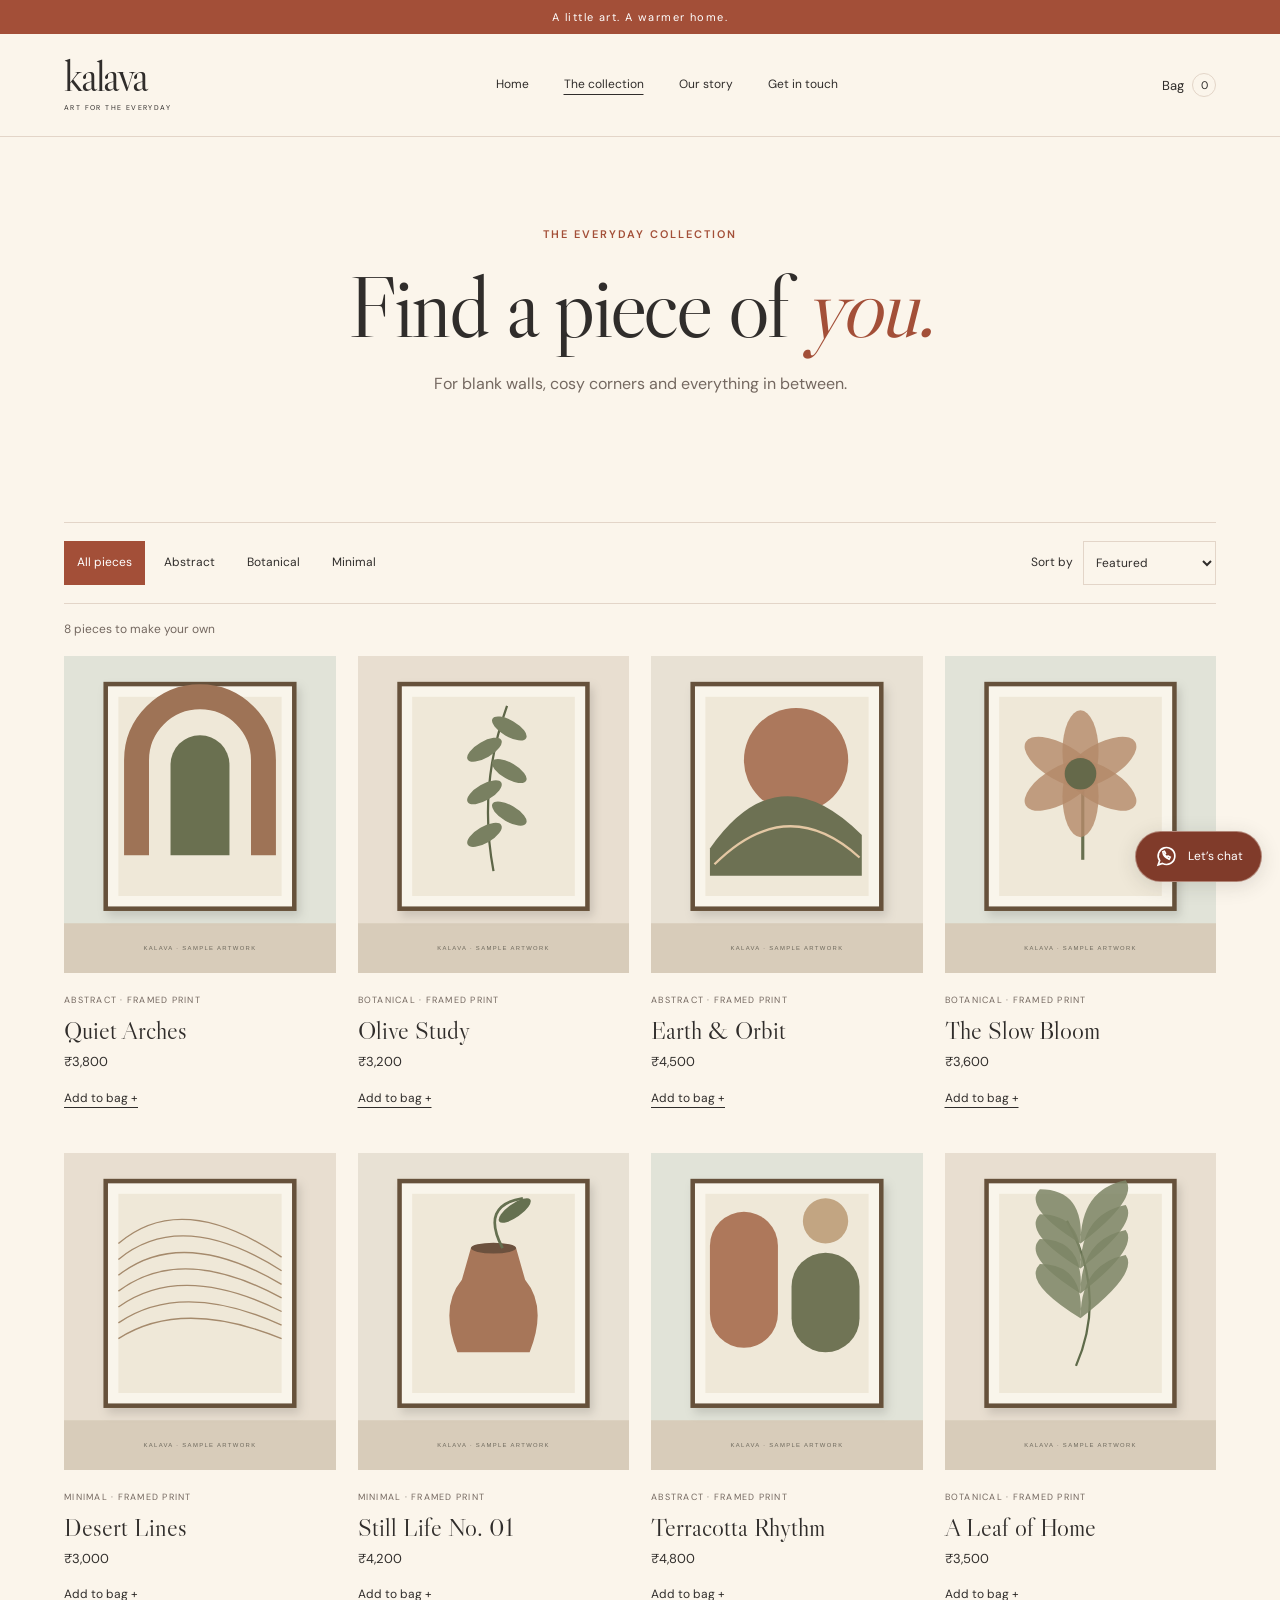
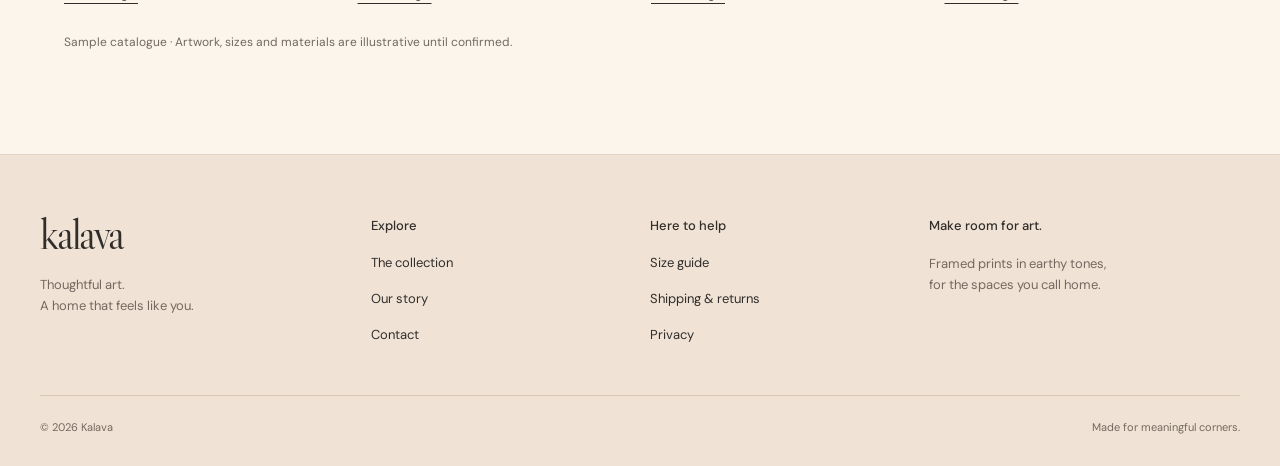
<file: shop.html>
<!doctype html>
<html lang="en-IN">
  <head>
    <meta charset="utf-8">
    <meta name="viewport" content="width=device-width, initial-scale=1">
    <title>
      Shop the Collection | Kalava
    </title>
    <meta name="description" content="Browse Kalava’s framed art prints in botanical, abstract and minimal styles. Find earthy wall art for your favourite corner.">
    <meta property="og:type" content="website">
    <meta property="og:title" content="Shop the Collection | Kalava">
    <meta property="og:description" content="Browse Kalava’s framed art prints in botanical, abstract and minimal styles. Find earthy wall art for your favourite corner.">
    <meta property="og:url" content="https://kalava-website.pages.dev/shop.html">
    <meta property="og:image" content="https://kalava-website.pages.dev/images/hero-share.png">
    <meta property="og:image:alt" content="Interior visualisation of Kalava arch artwork above a wooden console">
    <meta property="og:locale" content="en_IN">
    <meta property="og:site_name" content="Kalava">
    <link rel="canonical" href="https://kalava-website.pages.dev/shop.html">
    <link rel="icon" href="images/favicon.svg" type="image/svg+xml">
    <link rel="preconnect" href="https://fonts.googleapis.com">
    <link rel="preconnect" href="https://fonts.gstatic.com" crossorigin>
    <link href="https://fonts.googleapis.com/css2?family=DM+Sans:wght@400;500;600;700&family=Libre+Caslon+Display&display=swap" rel="stylesheet">
    <link rel="stylesheet" href="css/style.css">
    <script src="js/products.js" defer>
    </script>
    <script src="js/main.js" defer>
    </script>
  </head>
  <body>
    <a class="skip-link" href="#main">
      Skip to content
    </a>
    <div class="announcement">
      A little art. A warmer home.
    </div>
    <!-- Shared navigation: keep links consistent across pages. -->
    <header class="header">
      <a class="logo" href="index.html" aria-label="Kalava home">
        kalava
        <span>
          ART FOR THE EVERYDAY
        </span>
      </a>
      <nav id="navigation" aria-label="Main navigation">
        <a href="index.html">
          Home
        </a>
        <a href="shop.html">
          The collection
        </a>
        <a href="about.html">
          Our story
        </a>
        <a href="contact.html">
          Get in touch
        </a>
      </nav>
      <div class="header-actions">
        <a class="cart-link" href="cart.html" aria-label="Shopping bag">
          Bag
          <span data-cart-count>
            0
          </span>
        </a>
        <button class="menu-toggle" aria-expanded="false" aria-controls="navigation" aria-label="Open menu">
          ☰
        </button>
      </div>
    </header>
    <!-- Page content -->
    <main id="main">
      <section class="page-intro">
        <p class="eyebrow">
          THE EVERYDAY COLLECTION
        </p>
        <h1>
          Find a piece of
          <em>
            you.
          </em>
        </h1>
        <p>
          For blank walls, cosy corners and everything in between.
        </p>
      </section>
      <section class="section shop-section">
        <div class="shop-tools">
          <div class="filter-group" aria-label="Filter artwork">
            <button data-filter="All" aria-pressed="true">
              All pieces
            </button>
            <button data-filter="Abstract" aria-pressed="false">
              Abstract
            </button>
            <button data-filter="Botanical" aria-pressed="false">
              Botanical
            </button>
            <button data-filter="Minimal" aria-pressed="false">
              Minimal
            </button>
          </div>
          <label class="sort-label">
            Sort by
            <select id="sort">
              <option value="featured">
                Featured
              </option>
              <option value="low">
                Price: low to high
              </option>
              <option value="high">
                Price: high to low
              </option>
            </select>
          </label>
        </div>
        <p id="product-count" class="caption" role="status">
        </p>
        <div class="product-grid" id="shop-products">
        </div>
        <p class="caption">
          Sample catalogue · Artwork, sizes and materials are illustrative until confirmed.
        </p>
      </section>
    </main>
    <!-- Shared footer and floating contact button -->
    <footer>
      <div class="footer-top">
        <div>
          <a class="logo" href="index.html">
            kalava
          </a>
          <p>
            Thoughtful art.
            <br>
            A home that feels like you.
          </p>
        </div>
        <div>
          <h3>
            Explore
          </h3>
          <a href="shop.html">
            The collection
          </a>
          <a href="about.html">
            Our story
          </a>
          <a href="contact.html">
            Contact
          </a>
        </div>
        <div>
          <h3>
            Here to help
          </h3>
          <a href="product.html?id=1#size-guide">
            Size guide
          </a>
          <a href="policies.html#shipping">
            Shipping & returns
          </a>
          <a href="policies.html#privacy">
            Privacy
          </a>
        </div>
        <div>
          <h3>
            Make room for art.
          </h3>
          <p>
            Framed prints in earthy tones,
            <br>
            for the spaces you call home.
          </p>
        </div>
      </div>
      <div class="footer-bottom">
        <span>
          ©
          <span data-year>
          </span>
          Kalava
        </span>
        <span>
          Made for meaningful corners.
        </span>
      </div>
    </footer>
    <button class="whatsapp-float" data-whatsapp aria-label="Chat with Kalava on WhatsApp">
      <svg viewBox="0 0 24 24" aria-hidden="true">
        <path d="M20 11.6a8 8 0 0 1-11.9 7L4 20l1.4-4.1A8 8 0 1 1 20 11.6Z"/>
        <path d="M8.5 7.5c.5 4 2 5.5 6 7l1-2-2-1-.8 1c-1.2-.7-2-1.5-2.7-2.7l1-.8-1-2Z"/>
      </svg>
      <span>
        Let’s chat
      </span>
    </button>
    <div id="toast" class="toast" role="status" aria-live="polite">
    </div>
    <noscript>
      <p class="notice">
        Please enable JavaScript to view products and use the shopping bag.
      </p>
    </noscript>
  </body>
</html>
</file>
<file: css/style.css>
/* 1. Brand tokens and foundations. Change these colours to restyle the store. */
:root {
  --cream:#fbf5eb;
  --paper:#fffaf3;
  --terracotta:#a34f38;
  --terracotta-dark:#803b2a;
  --ink:#302d2b;
  --muted:#746860;
  --line:#e3d5c8;
  --sand:#efe1d2;
  --serif:'Libre Caslon Display',Georgia,serif;
  --sans:'DM Sans',Arial,sans-serif;
}

* {
  box-sizing:border-box;
}

html {
  scroll-behavior:smooth;
  scroll-padding-top:100px;
}

body {
  margin:0;
  background:var(--cream);
  color:var(--ink);
  font-family:var(--sans);
  font-size:16px;
  line-height:1.65;
}

h1,h2,h3,p,figure {
  margin:0;
}

h1,h2 {
  font-family:var(--serif);
  font-weight:400;
  line-height:1.04;
  letter-spacing:-.035em;
}

h1 {
  font-size:clamp(3.4rem,7vw,6.5rem);
}

h2 {
  font-size:clamp(2.5rem,4.3vw,4rem);
}

h3 {
  font-size:1.1rem;
  font-weight:500;
  margin-bottom:10px;
}

p {
  margin:16px 0;
  color:var(--muted);
}

em {
  font-weight:400;
  color:var(--terracotta);
}

a {
  color:inherit;
  text-decoration:none;
}

button,input,select,textarea {
  font:inherit;
}

button,a,input,select,textarea {
  -webkit-tap-highlight-color:transparent;
}

button {
  cursor:pointer;
  color:inherit;
}

img {
  display:block;
  max-width:100%;
  height:auto;
}

button,input,select {
  min-height:44px;
}

button {
  border:0;
  background:none;
}

a,button {
  touch-action:manipulation;
}

button,a {
  transition:color .2s,background .2s,transform .2s;
}

a:hover {
  color:var(--terracotta);
}

:focus-visible {
  outline:3px solid #a34f38;
  outline-offset:4px;
}

[hidden] {
  display:none!important;
}

.skip-link {
  position:absolute;
  top:-80px;
  left:10px;
  background:var(--paper);
  padding:12px;
  z-index:100;
}

.skip-link:focus {
  top:10px;
}

.button {
  display:inline-flex;
  align-items:center;
  justify-content:center;
  gap:36px;
  background:var(--terracotta);
  color:#fff;
  min-height:52px;
  padding:14px 25px;
  font-weight:500;
  font-size:14px;
  border:1px solid var(--terracotta);
}

.button:hover {
  background:var(--terracotta-dark);
  color:#fff;
  transform:translateY(-2px);
}

.button.secondary {
  background:transparent;
  color:var(--terracotta);
}

.text-link {
  display:inline-flex;
  align-items:center;
  min-height:44px;
  padding:4px 0;
  border-bottom:1px solid var(--terracotta);
  font-size:14px;
  gap:20px;
}

.eyebrow {
  font-size:11px;
  letter-spacing:.18em;
  font-weight:600;
  color:var(--terracotta);
  margin:0 0 22px;
}

.caption {
  font-size:12px;
  color:var(--muted);
}

.section {
  padding:56px 22px;
  max-width:1440px;
  margin:auto;
}

.narrow {
  max-width:820px;
}

.page-intro {
  padding:50px 22px 22px;
  text-align:center;
}

.page-intro p {
  max-width:530px;
  margin:18px auto;
}

.page-intro .eyebrow {
  margin-bottom:18px;
}

.notice {
  background:var(--sand);
  padding:16px;
  font-size:14px;
  border-left:3px solid var(--terracotta);
}

/* 2. Shared navigation and footer. Mobile menu stays in document flow. */
.announcement {
  background:var(--terracotta);
  color:#fff;
  text-align:center;
  font-size:11px;
  letter-spacing:.13em;
  padding:8px 16px;
}

.header {
  position:relative;
  padding:18px 22px;
  display:flex;
  align-items:center;
  justify-content:space-between;
  border-bottom:1px solid var(--line);
  gap:16px;
  background:var(--cream);
  z-index:10;
}

.logo {
  font-family:var(--serif);
  font-size:43px;
  line-height:.9;
  letter-spacing:-.06em;
  display:inline-block;
}

.logo span {
  display:block;
  font-family:var(--sans);
  font-size:7px;
  letter-spacing:.2em;
  line-height:1.5;
  margin-top:7px;
}

.header nav {
  display:none;
  position:absolute;
  left:0;
  right:0;
  top:100%;
  background:var(--cream);
  padding:16px 22px;
  border-bottom:1px solid var(--line);
}

.header nav.open {
  display:grid;
}

.header nav a {
  padding:12px 0;
  font-size:14px;
}

.header nav a[aria-current=page] {
  text-decoration:underline;
  text-underline-offset:6px;
}

.header-actions {
  display:flex;
  gap:15px;
  align-items:center;
}

.cart-link {
  display:flex;
  align-items:center;
  gap:8px;
  min-height:44px;
  font-size:13px;
}

.cart-link span {
  border:1px solid var(--line);
  border-radius:50%;
  min-width:24px;
  height:24px;
  text-align:center;
  font-size:11px;
  line-height:22px;
}

.menu-toggle {
  font-size:24px;
  width:44px;
  padding:0;
}

.whatsapp-float {
  position:fixed;
  bottom:18px;
  right:18px;
  z-index:30;
  display:flex;
  align-items:center;
  gap:9px;
  background:var(--terracotta-dark);
  color:white;
  padding:12px;
  border:1px solid #fbf5eb66;
  border-radius:50%;
  box-shadow:0 4px 20px #302d2b25;
}

.whatsapp-float svg {
  width:25px;
  height:25px;
  fill:none;
  stroke:currentColor;
  stroke-width:1.6;
}

.whatsapp-float span {
  display:none;
}

.toast {
  position:fixed;
  bottom:88px;
  left:22px;
  right:22px;
  margin:auto;
  max-width:480px;
  background:var(--ink);
  color:white;
  padding:16px 22px;
  font-size:14px;
  z-index:40;
  box-shadow:0 6px 30px #0002;
  opacity:0;
  transform:translateY(10px);
  transition:.2s;
  pointer-events:none;
}

.toast.visible {
  opacity:1;
  transform:translateY(0);
}

footer {
  padding:48px 22px 90px;
  background:#f0e3d5;
  border-top:1px solid var(--line);
}

.footer-top {
  display:grid;
  grid-template-columns:1fr 1fr;
  gap:35px 20px;
  max-width:1280px;
  margin:auto;
}

.footer-top>div:first-child,.footer-top>div:last-child {
  grid-column:1/-1;
}

.footer-top p,.footer-top a:not(.logo) {
  font-size:13px;
}

.footer-top h3 {
  font-size:13px;
}

.footer-top a:not(.logo) {
  display:block;
  min-height:36px;
  padding:5px 0;
}

.footer-bottom {
  max-width:1280px;
  margin:40px auto 0;
  border-top:1px solid #dbc7b6;
  padding-top:22px;
  font-size:11px;
  color:var(--muted);
  display:flex;
  gap:16px;
  justify-content:space-between;
}

/* 3. Home: editorial hero, collection, story and community. */
.hero {
  display:grid;
  max-width:1600px;
  margin:auto;
}

.hero-copy {
  padding:48px 22px 32px;
}

.hero-copy>.eyebrow {
  font-size:10px;
}

.hero-copy>p:not(.eyebrow) {
  max-width:310px;
  margin:22px 0 27px;
  font-size:15px;
}

.hero-note {
  display:flex;
  flex-direction:column;
  gap:5px;
  margin-top:35px;
  font-size:10px;
  letter-spacing:.05em;
  color:var(--muted);
}

.hero-image {
  position:relative;
  overflow:hidden;
}

.hero-image>img {
  width:100%;
  height:100%;
  min-height:370px;
  object-fit:cover;
}

.hero-image figcaption {
  position:absolute;
  left:20px;
  right:20px;
  bottom:18px;
  display:flex;
  justify-content:space-between;
  gap:12px;
  font-size:9px;
  letter-spacing:.08em;
  color:#38302b;
}

.hero-image figcaption span {
  letter-spacing:0;
}

.values-strip {
  display:flex;
  flex-wrap:wrap;
  justify-content:center;
  gap:12px 28px;
  padding:22px;
  background:#f5e9dc;
  border-bottom:1px solid var(--line);
  font-size:11px;
  color:var(--terracotta);
}

.values-strip span:before {
  content:'✳';
  margin-right:10px;
}

.section-heading {
  display:flex;
  align-items:flex-end;
  justify-content:space-between;
  gap:24px;
  flex-wrap:wrap;
  margin-bottom:30px;
}

.section-heading .eyebrow {
  margin-bottom:12px;
}

.product-grid {
  display:grid;
  grid-template-columns:repeat(2,minmax(0,1fr));
  gap:27px 14px;
}

.product-card {
  min-width:0;
}

.product-image {
  display:block;
  overflow:hidden;
  background:var(--sand);
  position:relative;
}

.product-image img {
  width:100%;
  aspect-ratio:6/7;
  object-fit:cover;
  transition:transform .6s;
}

.product-card:hover img {
  transform:scale(1.035);
}

.product-info {
  padding-top:12px;
  position:relative;
}

.product-info .category {
  font-size:9px;
  letter-spacing:.14em;
  color:var(--muted);
  text-transform:uppercase;
}

.product-info h3 {
  font-family:var(--serif);
  font-size:21px;
  line-height:1.2;
  margin:5px 0;
}

.product-info .price {
  font-size:13px;
  margin:4px 0;
  color:var(--ink);
}

.product-info .quick-add {
  min-height:44px;
  font-size:11px;
  padding:5px 0;
  text-decoration:underline;
  text-underline-offset:5px;
}

.story-band {
  display:grid;
  gap:35px;
  background:var(--sand);
  padding:35px 22px;
}

.story-art {
  overflow:hidden;
}

.story-art img {
  width:100%;
  max-height:500px;
  object-fit:cover;
}

.story-band>div:last-child {
  align-self:center;
  max-width:470px;
}

.story-band p {
  font-size:15px;
}

.three-columns {
  display:grid;
  gap:32px;
  margin-top:38px;
}

.feature-number {
  font-family:var(--serif);
  font-size:30px;
  color:#a34f38;
  display:block;
  border-bottom:1px solid var(--line);
  padding-bottom:12px;
  margin-bottom:20px;
}

.three-columns p {
  font-size:14px;
}

.community {
  text-align:center;
  padding:65px 22px;
  background:#f5e9de;
}

.community p:not(.eyebrow) {
  font-size:14px;
}

.community h2 {
  max-width:700px;
  margin:auto;
}

/* 4. Catalogue and product details. */
.shop-section {
  padding-top:25px;
}

.shop-tools {
  display:flex;
  justify-content:space-between;
  gap:20px;
  flex-wrap:wrap;
  padding:18px 0;
  border-block:1px solid var(--line);
}

.filter-group {
  display:flex;
  flex-wrap:wrap;
  gap:6px;
}

.filter-group button {
  font-size:12px;
  padding:9px 12px;
  border:1px solid transparent;
}

.filter-group button[aria-pressed=true] {
  background:var(--terracotta);
  color:#fff;
}

.sort-label {
  display:flex;
  align-items:center;
  gap:10px;
  font-size:12px;
}

select {
  background:transparent;
  border:1px solid var(--line);
  padding:8px;
  color:var(--ink);
  max-width:100%;
}

.breadcrumb {
  display:flex;
  gap:8px;
  font-size:12px;
  margin-bottom:24px;
  flex-wrap:wrap;
}

.product-layout {
  display:grid;
  gap:30px;
}

.product-visual img {
  width:100%;
}

.product-copy {
  align-self:center;
}

.product-copy h1 {
  font-size:clamp(3rem,5vw,5rem);
}

.product-price {
  font-size:23px;
  color:var(--terracotta);
  margin:15px 0;
}

.product-specs {
  border-block:1px solid var(--line);
  padding:16px 0;
  margin:22px 0;
  font-size:14px;
}

.product-specs div {
  display:grid;
  grid-template-columns:90px 1fr;
  gap:10px;
  padding:6px 0;
}

.product-specs dt {
  color:var(--muted);
}

.product-specs dd {
  margin:0;
}

.quantity {
  display:inline-flex;
  border:1px solid var(--line);
  align-items:center;
}

.quantity button {
  width:44px;
}

.quantity input {
  width:42px;
  border:0;
  text-align:center;
  padding:0;
  background:transparent;
  -moz-appearance:textfield;
}

.quantity input::-webkit-inner-spin-button {
  -webkit-appearance:none;
}

.add-row {
  display:flex;
  gap:10px;
  flex-wrap:wrap;
}

.add-row .button {
  flex:1;
}

.product-notes {
  margin-top:50px;
  display:grid;
  gap:30px;
}

.product-notes details {
  border-block:1px solid var(--line);
  padding:18px 0;
}

.product-notes summary {
  cursor:pointer;
  min-height:44px;
  display:flex;
  align-items:center;
  font-size:16px;
}

.product-notes summary:after {
  content:'+';
  margin-left:auto;
}

.product-notes details[open] summary:after {
  content:'−';
}

.product-notes p {
  font-size:14px;
}

.related {
  margin-top:60px;
}

.related h2 {
  margin-bottom:25px;
}

/* 5. Shopping bag, checkout and contact forms. */
.cart-layout {
  display:grid;
  gap:35px;
  padding-top:20px;
}

.cart-row {
  display:grid;
  grid-template-columns:90px 1fr;
  gap:16px;
  padding:24px 0;
  border-bottom:1px solid var(--line);
  align-items:start;
}

.cart-row img {
  width:90px;
}

.cart-row h3 {
  font-family:var(--serif);
  font-size:24px;
  margin:0;
}

.cart-row p {
  font-size:13px;
  margin:6px 0;
}

.cart-row-controls {
  display:flex;
  flex-wrap:wrap;
  gap:10px;
  align-items:center;
  margin-top:12px;
}

.remove-item {
  font-size:12px;
  text-decoration:underline;
  min-height:44px;
}

.row-total {
  font-weight:500;
  font-size:15px;
}

.summary-box {
  background:var(--sand);
  padding:26px;
}

.summary-box h2 {
  font-size:32px;
  margin-bottom:25px;
}

.summary-line {
  display:flex;
  justify-content:space-between;
  gap:20px;
  margin:13px 0;
  font-size:14px;
}

.summary-total {
  border-top:1px solid #d8bfac;
  padding-top:16px;
  margin-top:20px;
  font-size:20px;
}

.summary-box .button {
  width:100%;
  margin-top:15px;
}

.empty-state {
  padding:30px 0 70px;
}

.empty-state h2 {
  margin-bottom:15px;
}

.checkout-section,.contact-layout {
  display:grid;
  gap:38px;
}

.checkout-section {
  border-top:1px solid var(--line);
}

form {
  display:flex;
  flex-direction:column;
  gap:8px;
}

form label {
  font-size:14px;
  margin-top:12px;
}

input,textarea {
  border:1px solid #cbb6a5;
  background:var(--paper);
  border-radius:0;
  padding:12px;
  color:var(--ink);
  width:100%;
  min-width:0;
}

textarea {
  resize:vertical;
}

form .button {
  margin-top:15px;
}

form .caption {
  margin:8px 0;
}

form .caption a {
  text-decoration:underline;
}

.form-status {
  font-size:14px;
  margin:4px 0;
}

.upi-panel {
  border-top:1px solid var(--line);
  padding-top:25px;
  margin-top:30px;
}

.upi-panel p {
  font-size:14px;
}

.upi-panel img {
  margin:20px 0;
}

.contact-layout>div p {
  max-width:360px;
}

.contact-layout>div h3 {
  margin-top:25px;
}

.narrow article {
  margin-bottom:40px;
}

.narrow article h2 {
  font-size:34px;
}

#contact-email,#upi-id {
  overflow-wrap:anywhere;
}

/* 6. Larger screens. Mobile styles above are the default. */
@media(min-width:700px) {
  .section {
    padding:72px 40px;
  }

  .header {
    padding:22px 40px;
  }

  .hero-copy {
    padding:60px 40px;
  }

  .hero {
    grid-template-columns:1fr 1fr;
  }

  .hero h1 {
    font-size:clamp(4rem,7.5vw,7.5rem);
  }

  .hero-image img {
    min-height:620px;
  }

  .hero-note {
    margin-top:50px;
  }

  .product-grid {
    gap:32px 22px;
  }

  .story-band {
    grid-template-columns:1fr 1fr;
    padding:55px 60px;
    gap:65px;
  }

  .three-columns {
    grid-template-columns:repeat(3,1fr);
    gap:35px;
  }

  .footer-top {
    grid-template-columns:1.2fr 1fr 1fr 1.2fr;
  }

  .footer-top>div:first-child,.footer-top>div:last-child {
    grid-column:auto;
  }

  footer {
    padding:60px 40px 30px;
  }

  .product-layout {
    grid-template-columns:1.1fr 1fr;
    gap:45px;
  }

  .product-notes {
    grid-template-columns:1fr 1fr;
    gap:45px;
  }

  .cart-layout {
    grid-template-columns:1.4fr 1fr;
  }

  .checkout-section,.contact-layout {
    grid-template-columns:1fr 1fr;
    gap:65px;
  }

  .page-intro {
    padding-top:70px;
  }

  .whatsapp-float {
    border-radius:30px;
    padding:12px 18px;
  }

  .whatsapp-float span {
    display:inline;
    font-size:12px;
  }

  .cart-row {
    grid-template-columns:100px 1fr;
  }

  .cart-row img {
    width:100px;
  }

}

@media(min-width:1000px) {
  .header nav {
    display:flex;
    position:static;
    gap:35px;
    padding:0;
    border:0;
  }

  .header nav a {
    font-size:12px;
  }

  .menu-toggle {
    display:none;
  }

  .header {
    padding:23px 5%;
  }

  .hero-copy {
    padding:70px 12%;
  }

  .hero-image img {
    max-height:800px;
  }

  .section {
    padding:85px 5%;
  }

  .product-grid {
    grid-template-columns:repeat(4,minmax(0,1fr));
  }

  .hero-note {
    margin-top:65px;
  }

  .values-strip {
    gap:100px;
  }

  .story-band {
    padding:65px 12%;
    gap:100px;
  }

  .community {
    padding:90px 22px;
  }

  .product-info h3 {
    font-size:25px;
  }

  .product-info .quick-add {
    font-size:12px;
  }

  .cart-layout {
    grid-template-columns:1.6fr 1fr;
  }

  .product-copy {
    padding:15px;
  }

  .page-intro h1 {
    font-size:5.5rem;
  }

}

@media(prefers-reduced-motion:reduce) {
  html {
    scroll-behavior:auto;
  }

  *,*:before,*:after {
    transition:none!important;
    animation:none!important;
  }

}
</file>
